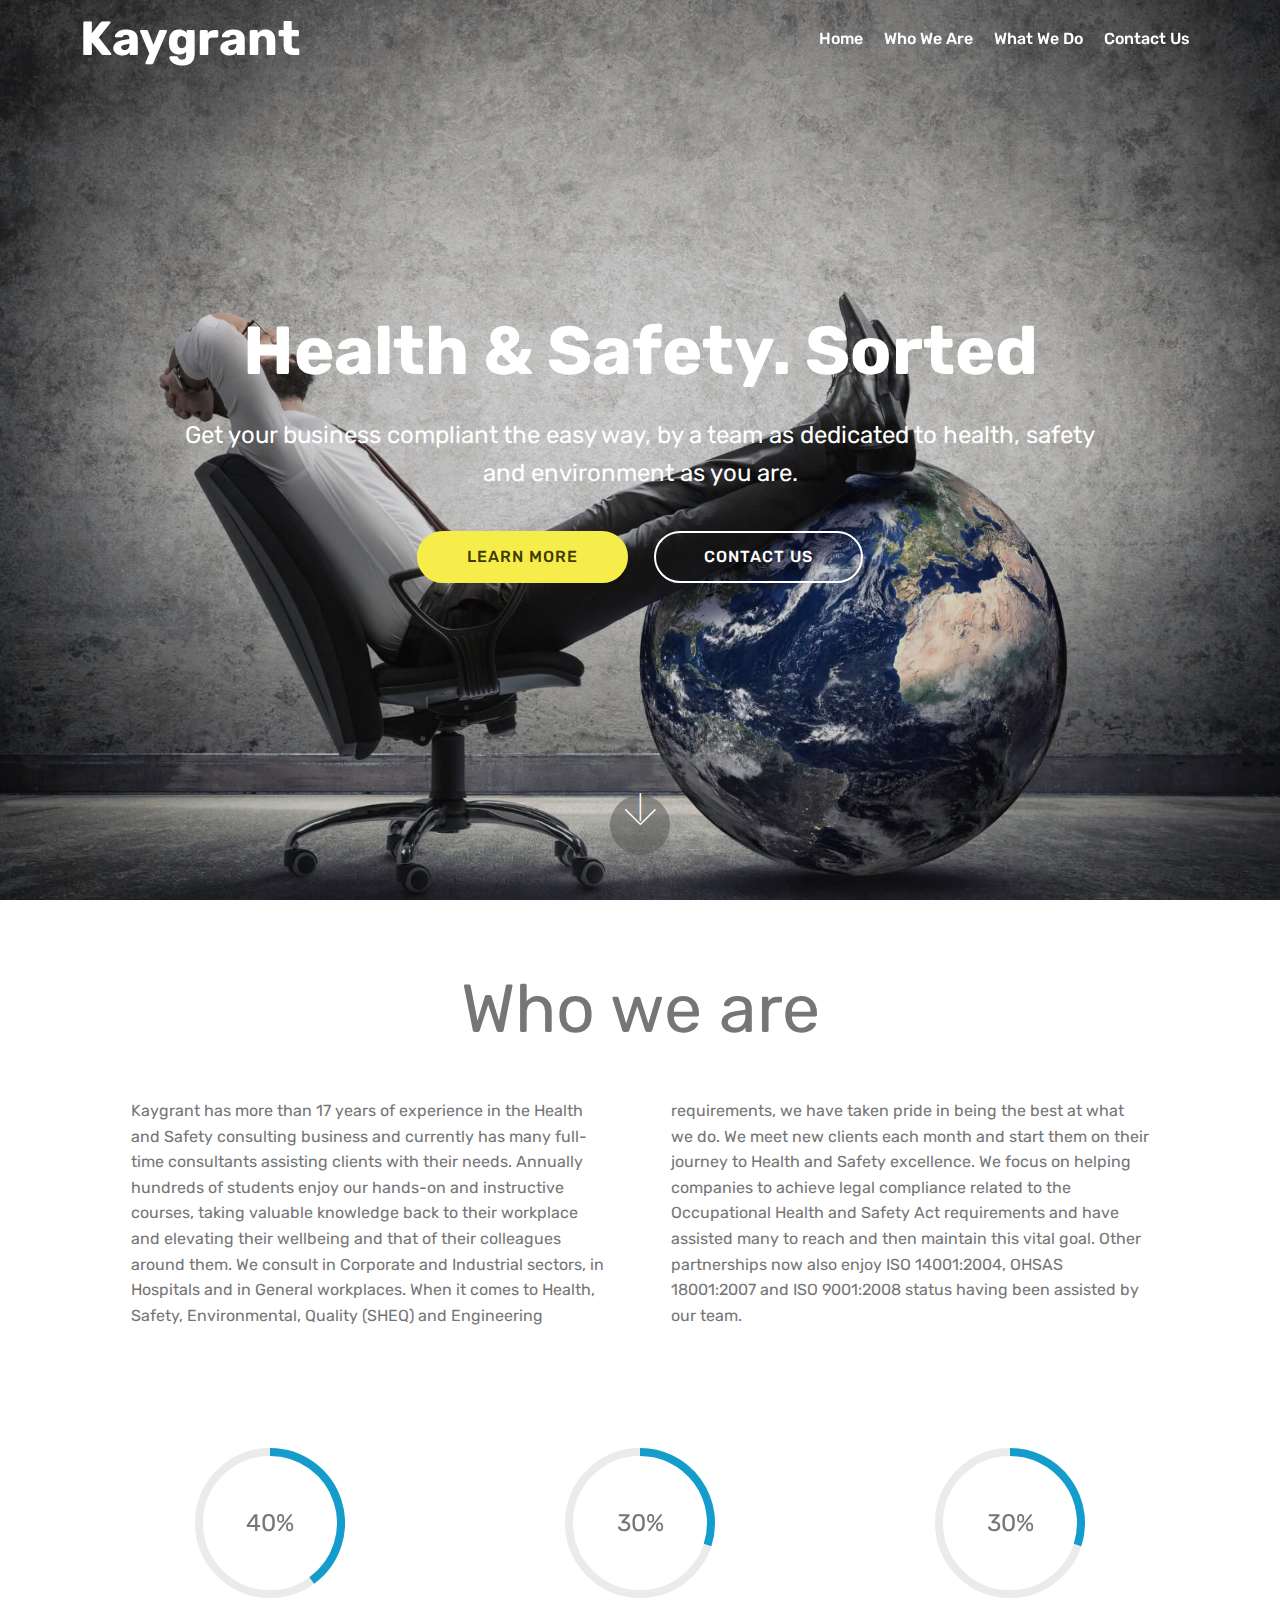
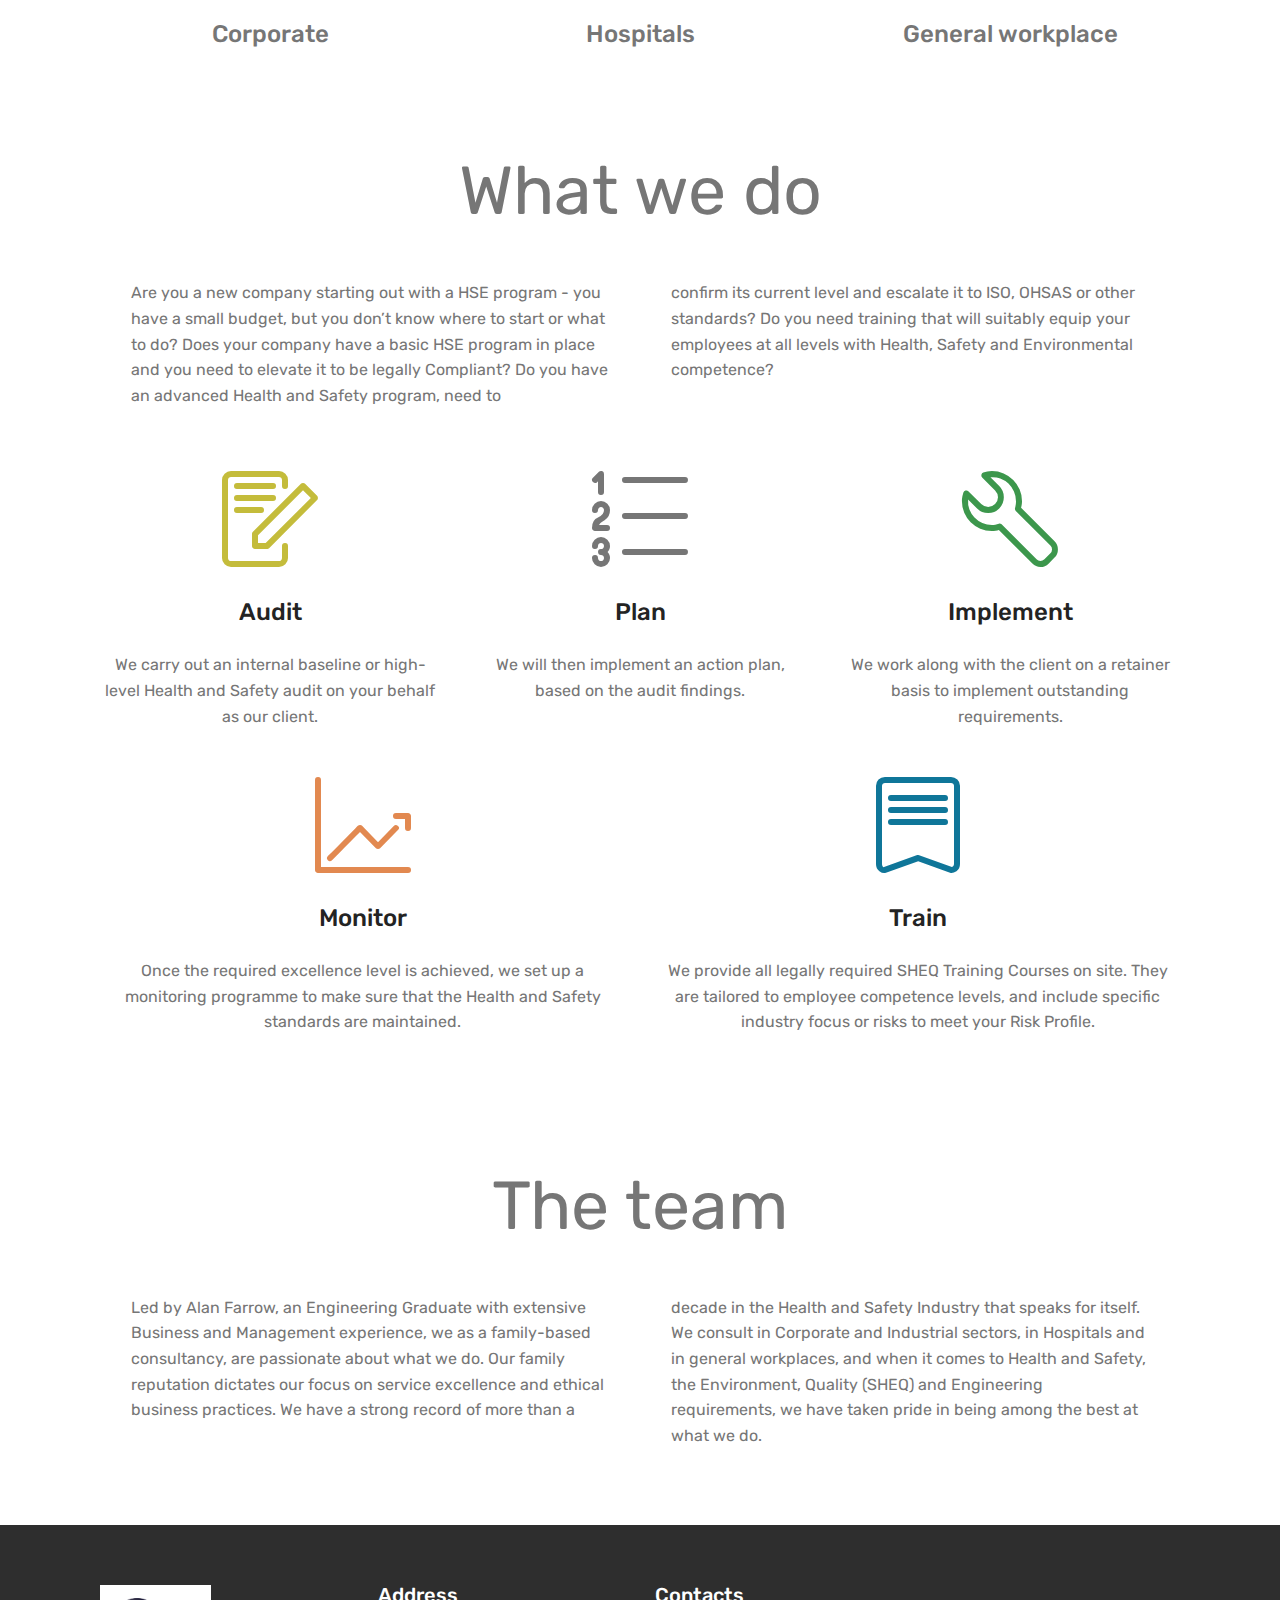
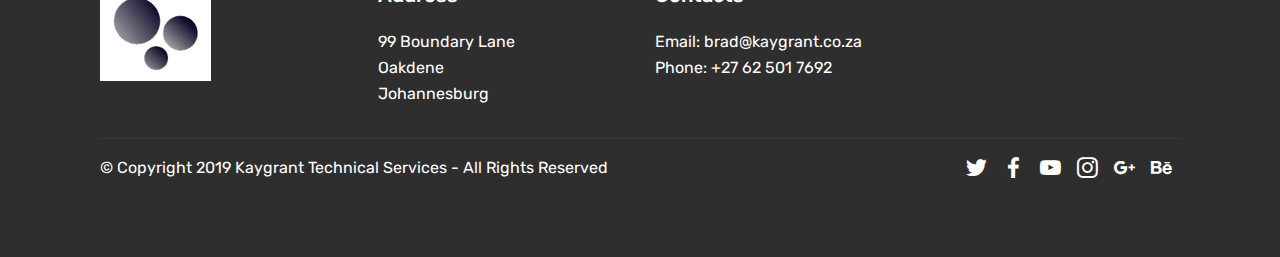
<file: index.html>
<!DOCTYPE html>
<html  >
<head>
  <!-- Site made with Mobirise Website Builder v4.10.2, https://mobirise.com -->
  <meta charset="UTF-8">
  <meta http-equiv="X-UA-Compatible" content="IE=edge">
  <meta name="generator" content="Mobirise v4.10.2, mobirise.com">
  <meta name="viewport" content="width=device-width, initial-scale=1, minimum-scale=1">
  <link rel="shortcut icon" href="assets/images/octagon-outline-512-128x128-1.png" type="image/x-icon">
  <meta name="description" content="">
  
  <title>Home</title>
  <link rel="stylesheet" href="assets/web/assets/mobirise-icons-bold/mobirise-icons-bold.css">
  <link rel="stylesheet" href="assets/web/assets/mobirise-icons/mobirise-icons.css">
  <link rel="stylesheet" href="assets/tether/tether.min.css">
  <link rel="stylesheet" href="assets/bootstrap/css/bootstrap.min.css">
  <link rel="stylesheet" href="assets/bootstrap/css/bootstrap-grid.min.css">
  <link rel="stylesheet" href="assets/bootstrap/css/bootstrap-reboot.min.css">
  <link rel="stylesheet" href="assets/socicon/css/styles.css">
  <link rel="stylesheet" href="assets/as-pie-progress/css/progress.min.css">
  <link rel="stylesheet" href="assets/dropdown/css/style.css">
  <link rel="stylesheet" href="assets/theme/css/style.css">
  <link rel="stylesheet" href="assets/mobirise/css/mbr-additional.css" type="text/css">
  
  
  
</head>
<body>
  <section class="menu cid-rmQWTmQFTX" once="menu" id="menu1-1">

    

    <nav class="navbar navbar-expand beta-menu navbar-dropdown align-items-center navbar-fixed-top navbar-toggleable-sm bg-color transparent">
        <button class="navbar-toggler navbar-toggler-right" type="button" data-toggle="collapse" data-target="#navbarSupportedContent" aria-controls="navbarSupportedContent" aria-expanded="false" aria-label="Toggle navigation">
            <div class="hamburger">
                <span></span>
                <span></span>
                <span></span>
                <span></span>
            </div>
        </button>
        <div class="menu-logo">
            <div class="navbar-brand">
                
                <span class="navbar-caption-wrap"><a class="navbar-caption text-white display-2" href="index.html">
                        Kaygrant</a></span>
            </div>
        </div>
        <div class="collapse navbar-collapse" id="navbarSupportedContent">
            <ul class="navbar-nav nav-dropdown nav-right" data-app-modern-menu="true"><li class="nav-item">
                    <a class="nav-link link text-white display-4" href="#top">
                        
                        Home</a>
                </li>
                <li class="nav-item">
                    <a class="nav-link link text-white display-4" href="index.html#content5-i">Who We Are</a>
                </li><li class="nav-item"><a class="nav-link link text-white display-4" href="index.html#content5-j">What We Do<br></a></li><li class="nav-item"><a class="nav-link link text-white display-4" href="index.html#form1-y">Contact Us<br></a></li></ul>
            
        </div>
    </nav>
</section>

<section class="engine"><a href="https://mobirise.info/u">bootstrap website templates</a></section><section class="cid-rmQWM86xgF mbr-fullscreen" id="header2-0">

    

    <div class="mbr-overlay" style="opacity: 0.2; background-color: rgb(35, 35, 35);"></div>

    <div class="container align-center">
        <div class="row justify-content-md-center">
            <div class="mbr-white col-md-10">
                <h1 class="mbr-section-title mbr-bold pb-3 mbr-fonts-style display-1">Health &amp; Safety. Sorted</h1>
                
                <p class="mbr-text pb-3 mbr-fonts-style display-5">
                    Get your business compliant the easy way, by a team as dedicated to health, safety and environment as you are.<br>
                </p>
                <div class="mbr-section-btn"><a class="btn btn-md btn-success display-4" href="index.html#content5-i">LEARN MORE</a>
                    <a class="btn btn-md btn-white-outline display-4" href="index.html#form1-y">CONTACT US</a></div>
            </div>
        </div>
    </div>
    <div class="mbr-arrow hidden-sm-down" aria-hidden="true">
        <a href="#next">
            <i class="mbri-down mbr-iconfont"></i>
        </a>
    </div>
</section>

<section class="mbr-section content5 cid-rmR8CtFxsX" id="content5-i">

    

    

    <div class="container">
        <div class="media-container-row">
            <div class="title col-12 col-md-8">
                <h2 class="align-center mbr-bold mbr-white pb-3 mbr-fonts-style display-1"><span style="font-weight: normal;">Who we are</span></h2>
                
                
                
            </div>
        </div>
    </div>
</section>

<section class="mbr-section article content14 cid-rmR8790KwG" id="content14-f">
      
     

    <div class="container">
        <div class="media-container-row">
            <div class="row col-12 col-md-12">
                <div class="col-12 mbr-text mbr-fonts-style col-md-6 display-7">
                     <p class="p-3">Kaygrant has more than 17 years of experience in the Health and Safety consulting business and currently has many full-time consultants assisting clients with their needs. Annually hundreds of students enjoy our hands-on and instructive courses, taking valuable knowledge back to their workplace and elevating their wellbeing and that of their colleagues around them. We consult in Corporate and Industrial sectors, in Hospitals and in General workplaces. When it comes to Health, Safety, Environmental, Quality (SHEQ) and Engineering&nbsp;</p>
                </div>
                <div class="col-12 mbr-text mbr-fonts-style display-7 col-md-6">
                     <p class="p-3">requirements, we have taken pride in being the best at what we do. We meet new clients each month and start them on their journey to Health and Safety excellence. We focus on helping companies to achieve legal compliance related to the Occupational Health and Safety Act requirements and have assisted many to reach and then maintain this vital goal. Other partnerships now also enjoy ISO 14001:2004, OHSAS 18001:2007 and ISO 9001:2008 status having been assisted by our team.</p>
                </div>
                
            </div>
        </div>
    </div>
</section>

<section class="progress-bars3 cid-rmR3UX0Gxr" id="progress-bars3-9">
 
     

    
    
    <div class="container">
        <h2 class="mbr-section-title pb-3 align-center mbr-fonts-style display-7"></h2>

        
    
        <div class="media-container-row pt-5 mt-2">
            <div class="card p-3 align-center">
                <div class="wrap">
                    <div class="pie_progress progress1" role="progressbar" data-goal="40">
                        <p class="pie_progress__number mbr-fonts-style display-5">40%</p>
                    </div>
                </div> 
                <div class="mbr-crt-title pt-3">
                    <h4 class="card-title py-2 mbr-fonts-style display-5">Corporate</h4>
                </div>                 
            </div>

            <div class="card p-3 align-center">
                <div class="wrap">
                    <div class="pie_progress progress2" role="progressbar" data-goal="30">
                        <p class="pie_progress__number mbr-fonts-style display-5">30%</p>
                    </div>
                </div> 
                <div class="mbr-crt-title pt-3">
                    <h4 class="card-title py-2 mbr-fonts-style display-5">
                        Hospitals
                    </h4>
                </div>                 
            </div>

            <div class="card p-3 align-center">
                <div class="wrap">
                    <div class="pie_progress progress3" role="progressbar" data-goal="30">
                        <p class="pie_progress__number mbr-fonts-style display-5">30%</p>
                    </div>
                </div> 
                <div class="mbr-crt-title pt-3">
                    <h4 class="card-title py-2 mbr-fonts-style display-5">General workplace</h4>
                </div>                 
            </div>

            

            

            
        </div>
</div></section>

<section class="mbr-section content5 cid-rmRaTS8B7l" id="content5-j">

    

    

    <div class="container">
        <div class="media-container-row">
            <div class="title col-12 col-md-8">
                <h2 class="align-center mbr-bold mbr-white pb-3 mbr-fonts-style display-1"><span style="font-weight: normal;">What we do</span></h2>
                
                
                
            </div>
        </div>
    </div>
</section>

<section class="mbr-section article content14 cid-rmRaUv7GRg" id="content14-k">
      
     

    <div class="container">
        <div class="media-container-row">
            <div class="row col-12 col-md-12">
                <div class="col-12 mbr-text mbr-fonts-style col-md-6 display-7">
                     <p class="p-3">Are you a new company starting out with a HSE program - you have a small budget, but you don’t know where to start or what to do? Does your company have a basic HSE program in place and you need to elevate it to be legally Compliant? Do you have an advanced Health and Safety program, need to&nbsp;</p>
                </div>
                <div class="col-12 mbr-text mbr-fonts-style display-7 col-md-6">
                     <p class="p-3">confirm its current level and escalate it to ISO, OHSAS or other standards? Do you need training that will suitably equip your employees at all levels with Health, Safety and Environmental competence?</p>
                </div>
                
            </div>
        </div>
    </div>
</section>

<section class="features1 cid-rmRbQmGELo" id="features1-m">
    
    

    
    <div class="container">
        <div class="media-container-row">

            <div class="card p-3 col-12 col-md-6 col-lg-4">
                <div class="card-img pb-3">
                    <span class="mbr-iconfont mbrib-edit" style="color: rgb(196, 188, 59); fill: rgb(196, 188, 59);"></span>
                </div>
                <div class="card-box">
                    <h4 class="card-title py-3 mbr-fonts-style display-5">
                        Audit</h4>
                    <p class="mbr-text mbr-fonts-style display-7">
                        We carry out an internal baseline or high-level Health and Safety audit on your behalf as our client.
                    </p>
                </div>
            </div>

            <div class="card p-3 col-12 col-md-6 col-lg-4">
                <div class="card-img pb-3">
                    <span class="mbr-iconfont mbrib-numbered-list" style="color: rgb(118, 118, 118); fill: rgb(118, 118, 118);"></span>
                </div>
                <div class="card-box">
                    <h4 class="card-title py-3 mbr-fonts-style display-5">
                        Plan</h4>
                    <p class="mbr-text mbr-fonts-style display-7">
                        We will then implement an action plan, based on the audit findings.
                    </p>
                </div>
            </div>

            <div class="card p-3 col-12 col-md-6 col-lg-4">
                <div class="card-img pb-3">
                    <span class="mbr-iconfont mbrib-setting3" style="color: rgb(60, 151, 76); fill: rgb(60, 151, 76);"></span>
                </div>
                <div class="card-box">
                    <h4 class="card-title py-3 mbr-fonts-style display-5">
                        Implement</h4>
                    <p class="mbr-text mbr-fonts-style display-7">
                        We work along with the client on a retainer basis to implement outstanding requirements.
                    </p>
                </div>
            </div>

            

        </div>

    </div>

</section>

<section class="features1 cid-rmRcrfMl8t" id="features1-n">
    
    

    
    <div class="container">
        <div class="media-container-row">

            <div class="card p-3 col-12 col-md-6">
                <div class="card-img pb-3">
                    <span class="mbr-iconfont mbrib-growing-chart" style="color: rgb(226, 137, 80); fill: rgb(226, 137, 80);"></span>
                </div>
                <div class="card-box">
                    <h4 class="card-title py-3 mbr-fonts-style display-5">
                        Monitor</h4>
                    <p class="mbr-text mbr-fonts-style display-7">
                        Once the required excellence level is achieved, we set up a monitoring programme to make sure that the Health and Safety standards are maintained.
                    </p>
                </div>
            </div>

            <div class="card p-3 col-12 col-md-6">
                <div class="card-img pb-3">
                    <span class="mbr-iconfont mbrib-bookmark" style="color: rgb(15, 118, 153); fill: rgb(15, 118, 153);"></span>
                </div>
                <div class="card-box">
                    <h4 class="card-title py-3 mbr-fonts-style display-5">
                        Train</h4>
                    <p class="mbr-text mbr-fonts-style display-7">
                        We provide all legally required SHEQ Training Courses on site. They are tailored to employee competence levels, and include specific industry focus or risks to meet your Risk Profile.
                    </p>
                </div>
            </div>

            

            

        </div>

    </div>

</section>

<section class="mbr-section content5 cid-rmRleDt1Vx" id="content5-s">

    

    

    <div class="container">
        <div class="media-container-row">
            <div class="title col-12 col-md-8">
                <h2 class="align-center mbr-bold mbr-white pb-3 mbr-fonts-style display-1"><span style="font-weight: normal;">The team</span></h2>
                
                
                
            </div>
        </div>
    </div>
</section>

<section class="mbr-section article content14 cid-rmRlgPnnnD" id="content14-t">
      
     

    <div class="container">
        <div class="media-container-row">
            <div class="row col-12 col-md-12">
                <div class="col-12 mbr-text mbr-fonts-style col-md-6 display-7">
                     <p class="p-3">Led by Alan Farrow, an Engineering Graduate with extensive Business and Management experience, we as a family-based consultancy, are passionate about what we do. Our family reputation dictates our focus on service excellence and ethical business practices. We have a strong record of more than a&nbsp;</p>
                </div>
                <div class="col-12 mbr-text mbr-fonts-style display-7 col-md-6">
                     <p class="p-3">decade in the Health and Safety Industry that speaks for itself. We consult in Corporate and Industrial sectors, in Hospitals and in general workplaces, and when it comes to Health and Safety, the Environment, Quality (SHEQ) and Engineering requirements, we have taken pride in being among the best at what we do.</p>
                </div>
                
            </div>
        </div>
    </div>
</section>

<section class="cid-rmRrKEk7na" id="footer1-10">

    

    

    <div class="container">
        <div class="media-container-row content text-white">
            <div class="col-12 col-md-3">
                <div class="media-wrap">
                    
                        <a href="index.html"><img src="assets/images/logo-290x251.png" alt="Logo" title="Logo"></a>
                    
                </div>
            </div>
            <div class="col-12 col-md-3 mbr-fonts-style display-7">
                <h5 class="pb-3">
                    Address
                </h5>
                <p class="mbr-text">99 Boundary Lane<br>Oakdene<br>Johannesburg&nbsp;</p>
            </div>
            <div class="col-12 col-md-3 mbr-fonts-style display-7">
                <h5 class="pb-3">
                    Contacts
                </h5>
                <p class="mbr-text">
                    Email: brad@kaygrant.co.za
                    <br>Phone: +27 62 501 7692&nbsp;</p>
            </div>
            <div class="col-12 col-md-3 mbr-fonts-style display-7">
                <h5 class="pb-3"></h5>
                <p class="mbr-text"></p>
            </div>
        </div>
        <div class="footer-lower">
            <div class="media-container-row">
                <div class="col-sm-12">
                    <hr>
                </div>
            </div>
            <div class="media-container-row mbr-white">
                <div class="col-sm-6 copyright">
                    <p class="mbr-text mbr-fonts-style display-7">
                        © Copyright 2019 Kaygrant Technical Services - All Rights Reserved
                    </p>
                </div>
                <div class="col-md-6">
                    <div class="social-list align-right">
                        <div class="soc-item">
                            
                                <span class="mbr-iconfont mbr-iconfont-social socicon-twitter socicon"></span>
                            
                        </div>
                        <div class="soc-item">
                            
                                <span class="mbr-iconfont mbr-iconfont-social socicon-facebook socicon"></span>
                            
                        </div>
                        <div class="soc-item">
                            
                                <span class="mbr-iconfont mbr-iconfont-social socicon-youtube socicon"></span>
                            
                        </div>
                        <div class="soc-item">
                            
                                <span class="mbr-iconfont mbr-iconfont-social socicon-instagram socicon"></span>
                            
                        </div>
                        <div class="soc-item">
                            
                                <span class="mbr-iconfont mbr-iconfont-social socicon-googleplus socicon"></span>
                            
                        </div>
                        <div class="soc-item">
                            
                                <span class="mbr-iconfont mbr-iconfont-social socicon-behance socicon"></span>
                            
                        </div>
                    </div>
                </div>
            </div>
        </div>
    </div>
</section>


  <script src="assets/web/assets/jquery/jquery.min.js"></script>
  <script src="assets/popper/popper.min.js"></script>
  <script src="assets/tether/tether.min.js"></script>
  <script src="assets/bootstrap/js/bootstrap.min.js"></script>
  <script src="assets/touchswipe/jquery.touch-swipe.min.js"></script>
  <script src="assets/as-pie-progress/jquery-as-pie-progress.min.js"></script>
  <script src="assets/smoothscroll/smooth-scroll.js"></script>
  <script src="assets/dropdown/js/script.min.js"></script>
  <script src="assets/theme/js/script.js"></script>
  
  
</body>
</html>
</file>
<file: assets/web/assets/mobirise-icons-bold/mobirise-icons-bold.css>
@font-face {
  font-family: 'mobirise-icons-bold';
  src:  url('mobirise-icons-bold.eot?m1l4yr');
  src:  url('mobirise-icons-bold.eot?m1l4yr#iefix') format('embedded-opentype'),
    url('mobirise-icons-bold.ttf?m1l4yr') format('truetype'),
    url('mobirise-icons-bold.woff?m1l4yr') format('woff'),
    url('mobirise-icons-bold.svg?m1l4yr#mobirise-icons-bold') format('svg');
  font-weight: normal;
  font-style: normal;
}

[class^="mbrib-"], [class*="mbrib-"] {
  /* use !important to prevent issues with browser extensions that change fonts */
  font-family: 'mobirise-icons-bold' !important;
  speak: none;
  font-style: normal;
  font-weight: normal;
  font-variant: normal;
  text-transform: none;
  line-height: 1;

  /* Better Font Rendering =========== */
  -webkit-font-smoothing: antialiased;
  -moz-osx-font-smoothing: grayscale;
}

.mbrib-add-submenu:before {
  content: "\e900";
}
.mbrib-alert:before {
  content: "\e901";
}
.mbrib-align-center:before {
  content: "\e902";
}
.mbrib-align-justify:before {
  content: "\e903";
}
.mbrib-align-left:before {
  content: "\e904";
}
.mbrib-align-right:before {
  content: "\e905";
}
.mbrib-android:before {
  content: "\e906";
}
.mbrib-apple:before {
  content: "\e907";
}
.mbrib-arrow-down:before {
  content: "\e908";
}
.mbrib-arrow-next:before {
  content: "\e909";
}
.mbrib-arrow-prev:before {
  content: "\e90a";
}
.mbrib-arrow-up:before {
  content: "\e90b";
}
.mbrib-bold:before {
  content: "\e90c";
}
.mbrib-bookmark:before {
  content: "\e90d";
}
.mbrib-bootstrap:before {
  content: "\e90e";
}
.mbrib-briefcase:before {
  content: "\e90f";
}
.mbrib-browse:before {
  content: "\e910";
}
.mbrib-bulleted-list:before {
  content: "\e911";
}
.mbrib-calendar:before {
  content: "\e912";
}
.mbrib-camera:before {
  content: "\e913";
}
.mbrib-cart-add:before {
  content: "\e914";
}
.mbrib-cart-full:before {
  content: "\e915";
}
.mbrib-cash:before {
  content: "\e916";
}
.mbrib-change-style:before {
  content: "\e917";
}
.mbrib-chat:before {
  content: "\e918";
}
.mbrib-clock:before {
  content: "\e919";
}
.mbrib-close:before {
  content: "\e91a";
}
.mbrib-cloud:before {
  content: "\e91b";
}
.mbrib-code:before {
  content: "\e91c";
}
.mbrib-contact-form:before {
  content: "\e91d";
}
.mbrib-credit-card:before {
  content: "\e91e";
}
.mbrib-cursor-click:before {
  content: "\e91f";
}
.mbrib-cust-feedback:before {
  content: "\e920";
}
.mbrib-database:before {
  content: "\e921";
}
.mbrib-delivery:before {
  content: "\e922";
}
.mbrib-desktop:before {
  content: "\e923";
}
.mbrib-devices:before {
  content: "\e924";
}
.mbrib-down:before {
  content: "\e925";
}
.mbrib-download:before {
  content: "\e926";
}
.mbrib-drag-n-drop:before {
  content: "\e927";
}
.mbrib-drag-n-drop2:before {
  content: "\e928";
}
.mbrib-edit:before {
  content: "\e929";
}
.mbrib-edit2:before {
  content: "\e92a";
}
.mbrib-error:before {
  content: "\e92b";
}
.mbrib-extension:before {
  content: "\e92c";
}
.mbrib-features:before {
  content: "\e92d";
}
.mbrib-file:before {
  content: "\e92e";
}
.mbrib-flag:before {
  content: "\e92f";
}
.mbrib-folder:before {
  content: "\e930";
}
.mbrib-gift:before {
  content: "\e931";
}
.mbrib-github:before {
  content: "\e932";
}
.mbrib-globe-2:before {
  content: "\e933";
}
.mbrib-globe:before {
  content: "\e934";
}
.mbrib-growing-chart:before {
  content: "\e935";
}
.mbrib-hearth:before {
  content: "\e936";
}
.mbrib-help:before {
  content: "\e937";
}
.mbrib-home:before {
  content: "\e938";
}
.mbrib-hot-cup:before {
  content: "\e939";
}
.mbrib-idea:before {
  content: "\e93a";
}
.mbrib-image-gallery:before {
  content: "\e93b";
}
.mbrib-image-slider:before {
  content: "\e93c";
}
.mbrib-info:before {
  content: "\e93d";
}
.mbrib-italic:before {
  content: "\e93e";
}
.mbrib-key:before {
  content: "\e93f";
}
.mbrib-laptop:before {
  content: "\e940";
}
.mbrib-layers:before {
  content: "\e941";
}
.mbrib-left-right:before {
  content: "\e942";
}
.mbrib-left:before {
  content: "\e943";
}
.mbrib-letter:before {
  content: "\e944";
}
.mbrib-like:before {
  content: "\e945";
}
.mbrib-link:before {
  content: "\e946";
}
.mbrib-lock:before {
  content: "\e947";
}
.mbrib-login:before {
  content: "\e948";
}
.mbrib-logout:before {
  content: "\e949";
}
.mbrib-magic-stick:before {
  content: "\e94a";
}
.mbrib-map-pin:before {
  content: "\e94b";
}
.mbrib-menu:before {
  content: "\e94c";
}
.mbrib-mobile:before {
  content: "\e94d";
}
.mbrib-mobile2:before {
  content: "\e94e";
}
.mbrib-mobirise:before {
  content: "\e94f";
}
.mbrib-more-horizontal:before {
  content: "\e950";
}
.mbrib-more-vertical:before {
  content: "\e951";
}
.mbrib-music:before {
  content: "\e952";
}
.mbrib-new-file:before {
  content: "\e953";
}
.mbrib-numbered-list:before {
  content: "\e954";
}
.mbrib-opened-folder:before {
  content: "\e955";
}
.mbrib-pages:before {
  content: "\e956";
}
.mbrib-paper-plane:before {
  content: "\e957";
}
.mbrib-paperclip:before {
  content: "\e958";
}
.mbrib-photo:before {
  content: "\e959";
}
.mbrib-photos:before {
  content: "\e95a";
}
.mbrib-pin:before {
  content: "\e95b";
}
.mbrib-play:before {
  content: "\e95c";
}
.mbrib-plus:before {
  content: "\e95d";
}
.mbrib-preview:before {
  content: "\e95e";
}
.mbrib-print:before {
  content: "\e95f";
}
.mbrib-protect:before {
  content: "\e960";
}
.mbrib-question:before {
  content: "\e961";
}
.mbrib-quote-left:before {
  content: "\e962";
}
.mbrib-quote-right:before {
  content: "\e963";
}
.mbrib-redo:before {
  content: "\e964";
}
.mbrib-refresh:before {
  content: "\e965";
}
.mbrib-responsive:before {
  content: "\e966";
}
.mbrib-right:before {
  content: "\e967";
}
.mbrib-rocket:before {
  content: "\e968";
}
.mbrib-sad-face:before {
  content: "\e969";
}
.mbrib-sale:before {
  content: "\e96a";
}
.mbrib-save:before {
  content: "\e96b";
}
.mbrib-search:before {
  content: "\e96c";
}
.mbrib-setting:before {
  content: "\e96d";
}
.mbrib-setting2:before {
  content: "\e96e";
}
.mbrib-setting3:before {
  content: "\e96f";
}
.mbrib-share:before {
  content: "\e970";
}
.mbrib-shopping-bag:before {
  content: "\e971";
}
.mbrib-shopping-basket:before {
  content: "\e972";
}
.mbrib-shopping-cart:before {
  content: "\e973";
}
.mbrib-sites:before {
  content: "\e974";
}
.mbrib-smile-face:before {
  content: "\e975";
}
.mbrib-speed:before {
  content: "\e976";
}
.mbrib-star:before {
  content: "\e977";
}
.mbrib-success:before {
  content: "\e978";
}
.mbrib-sun:before {
  content: "\e979";
}
.mbrib-sun2:before {
  content: "\e97a";
}
.mbrib-tablet-vertical:before {
  content: "\e97b";
}
.mbrib-tablet:before {
  content: "\e97c";
}
.mbrib-target:before {
  content: "\e97d";
}
.mbrib-timer:before {
  content: "\e97e";
}
.mbrib-to-ftp:before {
  content: "\e97f";
}
.mbrib-to-local-drive:before {
  content: "\e980";
}
.mbrib-touch-swipe:before {
  content: "\e981";
}
.mbrib-touch:before {
  content: "\e982";
}
.mbrib-trash:before {
  content: "\e983";
}
.mbrib-underline:before {
  content: "\e984";
}
.mbrib-undo:before {
  content: "\e985";
}
.mbrib-unlink:before {
  content: "\e986";
}
.mbrib-unlock:before {
  content: "\e987";
}
.mbrib-up-down:before {
  content: "\e988";
}
.mbrib-up:before {
  content: "\e989";
}
.mbrib-update:before {
  content: "\e98a";
}
.mbrib-upload:before {
  content: "\e98b";
}
.mbrib-user:before {
  content: "\e98c";
}
.mbrib-user2:before {
  content: "\e98d";
}
.mbrib-users:before {
  content: "\e98e";
}
.mbrib-video-play:before {
  content: "\e98f";
}
.mbrib-video:before {
  content: "\e990";
}
.mbrib-watch:before {
  content: "\e991";
}
.mbrib-website-theme:before {
  content: "\e992";
}
.mbrib-wifi:before {
  content: "\e993";
}
.mbrib-windows:before {
  content: "\e994";
}
.mbrib-zoom-out:before {
  content: "\e995";
}
</file>
<file: assets/web/assets/mobirise-icons/mobirise-icons.css>
@font-face {
  font-family: 'MobiriseIcons';
  src:  url('mobirise-icons.eot?spat4u');
  src:  url('mobirise-icons.eot?spat4u#iefix') format('embedded-opentype'),
    url('mobirise-icons.ttf?spat4u') format('truetype'),
    url('mobirise-icons.woff?spat4u') format('woff'),
    url('mobirise-icons.svg?spat4u#MobiriseIcons') format('svg');
  font-weight: normal;
  font-style: normal;
}

[class^="mbri-"], [class*=" mbri-"] {
  /* use !important to prevent issues with browser extensions that change fonts */
  font-family: MobiriseIcons !important;
  speak: none;
  font-style: normal;
  font-weight: normal;
  font-variant: normal;
  text-transform: none;
  line-height: 1;

  /* Better Font Rendering =========== */
  -webkit-font-smoothing: antialiased;
  -moz-osx-font-smoothing: grayscale;
}

.mbri-add-submenu:before {
  content: "\e900";
}
.mbri-alert:before {
  content: "\e901";
}
.mbri-align-center:before {
  content: "\e902";
}
.mbri-align-justify:before {
  content: "\e903";
}
.mbri-align-left:before {
  content: "\e904";
}
.mbri-align-right:before {
  content: "\e905";
}
.mbri-android:before {
  content: "\e906";
}
.mbri-apple:before {
  content: "\e907";
}
.mbri-arrow-down:before {
  content: "\e908";
}
.mbri-arrow-next:before {
  content: "\e909";
}
.mbri-arrow-prev:before {
  content: "\e90a";
}
.mbri-arrow-up:before {
  content: "\e90b";
}
.mbri-bold:before {
  content: "\e90c";
}
.mbri-bookmark:before {
  content: "\e90d";
}
.mbri-bootstrap:before {
  content: "\e90e";
}
.mbri-briefcase:before {
  content: "\e90f";
}
.mbri-browse:before {
  content: "\e910";
}
.mbri-bulleted-list:before {
  content: "\e911";
}
.mbri-calendar:before {
  content: "\e912";
}
.mbri-camera:before {
  content: "\e913";
}
.mbri-cart-add:before {
  content: "\e914";
}
.mbri-cart-full:before {
  content: "\e915";
}
.mbri-cash:before {
  content: "\e916";
}
.mbri-change-style:before {
  content: "\e917";
}
.mbri-chat:before {
  content: "\e918";
}
.mbri-clock:before {
  content: "\e919";
}
.mbri-close:before {
  content: "\e91a";
}
.mbri-cloud:before {
  content: "\e91b";
}
.mbri-code:before {
  content: "\e91c";
}
.mbri-contact-form:before {
  content: "\e91d";
}
.mbri-credit-card:before {
  content: "\e91e";
}
.mbri-cursor-click:before {
  content: "\e91f";
}
.mbri-cust-feedback:before {
  content: "\e920";
}
.mbri-database:before {
  content: "\e921";
}
.mbri-delivery:before {
  content: "\e922";
}
.mbri-desktop:before {
  content: "\e923";
}
.mbri-devices:before {
  content: "\e924";
}
.mbri-down:before {
  content: "\e925";
}
.mbri-download:before {
  content: "\e989";
}
.mbri-drag-n-drop:before {
  content: "\e927";
}
.mbri-drag-n-drop2:before {
  content: "\e928";
}
.mbri-edit:before {
  content: "\e929";
}
.mbri-edit2:before {
  content: "\e92a";
}
.mbri-error:before {
  content: "\e92b";
}
.mbri-extension:before {
  content: "\e92c";
}
.mbri-features:before {
  content: "\e92d";
}
.mbri-file:before {
  content: "\e92e";
}
.mbri-flag:before {
  content: "\e92f";
}
.mbri-folder:before {
  content: "\e930";
}
.mbri-gift:before {
  content: "\e931";
}
.mbri-github:before {
  content: "\e932";
}
.mbri-globe:before {
  content: "\e933";
}
.mbri-globe-2:before {
  content: "\e934";
}
.mbri-growing-chart:before {
  content: "\e935";
}
.mbri-hearth:before {
  content: "\e936";
}
.mbri-help:before {
  content: "\e937";
}
.mbri-home:before {
  content: "\e938";
}
.mbri-hot-cup:before {
  content: "\e939";
}
.mbri-idea:before {
  content: "\e93a";
}
.mbri-image-gallery:before {
  content: "\e93b";
}
.mbri-image-slider:before {
  content: "\e93c";
}
.mbri-info:before {
  content: "\e93d";
}
.mbri-italic:before {
  content: "\e93e";
}
.mbri-key:before {
  content: "\e93f";
}
.mbri-laptop:before {
  content: "\e940";
}
.mbri-layers:before {
  content: "\e941";
}
.mbri-left-right:before {
  content: "\e942";
}
.mbri-left:before {
  content: "\e943";
}
.mbri-letter:before {
  content: "\e944";
}
.mbri-like:before {
  content: "\e945";
}
.mbri-link:before {
  content: "\e946";
}
.mbri-lock:before {
  content: "\e947";
}
.mbri-login:before {
  content: "\e948";
}
.mbri-logout:before {
  content: "\e949";
}
.mbri-magic-stick:before {
  content: "\e94a";
}
.mbri-map-pin:before {
  content: "\e94b";
}
.mbri-menu:before {
  content: "\e94c";
}
.mbri-mobile:before {
  content: "\e94d";
}
.mbri-mobile2:before {
  content: "\e94e";
}
.mbri-mobirise:before {
  content: "\e94f";
}
.mbri-more-horizontal:before {
  content: "\e950";
}
.mbri-more-vertical:before {
  content: "\e951";
}
.mbri-music:before {
  content: "\e952";
}
.mbri-new-file:before {
  content: "\e953";
}
.mbri-numbered-list:before {
  content: "\e954";
}
.mbri-opened-folder:before {
  content: "\e955";
}
.mbri-pages:before {
  content: "\e956";
}
.mbri-paper-plane:before {
  content: "\e957";
}
.mbri-paperclip:before {
  content: "\e958";
}
.mbri-photo:before {
  content: "\e959";
}
.mbri-photos:before {
  content: "\e95a";
}
.mbri-pin:before {
  content: "\e95b";
}
.mbri-play:before {
  content: "\e95c";
}
.mbri-plus:before {
  content: "\e95d";
}
.mbri-preview:before {
  content: "\e95e";
}
.mbri-print:before {
  content: "\e95f";
}
.mbri-protect:before {
  content: "\e960";
}
.mbri-question:before {
  content: "\e961";
}
.mbri-quote-left:before {
  content: "\e962";
}
.mbri-quote-right:before {
  content: "\e963";
}
.mbri-refresh:before {
  content: "\e964";
}
.mbri-responsive:before {
  content: "\e965";
}
.mbri-right:before {
  content: "\e966";
}
.mbri-rocket:before {
  content: "\e967";
}
.mbri-sad-face:before {
  content: "\e968";
}
.mbri-sale:before {
  content: "\e969";
}
.mbri-save:before {
  content: "\e96a";
}
.mbri-search:before {
  content: "\e96b";
}
.mbri-setting:before {
  content: "\e96c";
}
.mbri-setting2:before {
  content: "\e96d";
}
.mbri-setting3:before {
  content: "\e96e";
}
.mbri-share:before {
  content: "\e96f";
}
.mbri-shopping-bag:before {
  content: "\e970";
}
.mbri-shopping-basket:before {
  content: "\e971";
}
.mbri-shopping-cart:before {
  content: "\e972";
}
.mbri-sites:before {
  content: "\e973";
}
.mbri-smile-face:before {
  content: "\e974";
}
.mbri-speed:before {
  content: "\e975";
}
.mbri-star:before {
  content: "\e976";
}
.mbri-success:before {
  content: "\e977";
}
.mbri-sun:before {
  content: "\e978";
}
.mbri-sun2:before {
  content: "\e979";
}
.mbri-tablet:before {
  content: "\e97a";
}
.mbri-tablet-vertical:before {
  content: "\e97b";
}
.mbri-target:before {
  content: "\e97c";
}
.mbri-timer:before {
  content: "\e97d";
}
.mbri-to-ftp:before {
  content: "\e97e";
}
.mbri-to-local-drive:before {
  content: "\e97f";
}
.mbri-touch-swipe:before {
  content: "\e980";
}
.mbri-touch:before {
  content: "\e981";
}
.mbri-trash:before {
  content: "\e982";
}
.mbri-underline:before {
  content: "\e983";
}
.mbri-unlink:before {
  content: "\e984";
}
.mbri-unlock:before {
  content: "\e985";
}
.mbri-up-down:before {
  content: "\e986";
}
.mbri-up:before {
  content: "\e987";
}
.mbri-update:before {
  content: "\e988";
}
.mbri-upload:before {
 content: "\e926"; 
}
.mbri-user:before {
  content: "\e98a";
}
.mbri-user2:before {
  content: "\e98b";
}
.mbri-users:before {
  content: "\e98c";
}
.mbri-video:before {
  content: "\e98d";
}
.mbri-video-play:before {
  content: "\e98e";
}
.mbri-watch:before {
  content: "\e98f";
}
.mbri-website-theme:before {
  content: "\e990";
}
.mbri-wifi:before {
  content: "\e991";
}
.mbri-windows:before {
  content: "\e992";
}
.mbri-zoom-out:before {
  content: "\e993";
}
.mbri-redo:before {
  content: "\e994";
}
.mbri-undo:before {
  content: "\e995";
}
</file>
<file: assets/socicon/css/styles.css>
@charset "UTF-8";

@font-face {
  font-family: "socicon";
  src:url("../fonts/socicon.eot");
  src:url("../fonts/socicon.eot?#iefix") format("embedded-opentype"),
    url("../fonts/socicon.woff") format("woff"),
    url("../fonts/socicon.ttf") format("truetype"),
    url("../fonts/socicon.svg#socicon") format("svg");
  font-weight: normal;
  font-style: normal;

}

[data-icon]:before {
  font-family: "socicon" !important;
  content: attr(data-icon);
  font-style: normal !important;
  font-weight: normal !important;
  font-variant: normal !important;
  text-transform: none !important;
  speak: none;
  line-height: 1;
  -webkit-font-smoothing: antialiased;
  -moz-osx-font-smoothing: grayscale;
}

[class^="socicon-"]:before,
[class*=" socicon-"]:before {
  font-family: "socicon" !important;
  font-style: normal !important;
  font-weight: normal !important;
  font-variant: normal !important;
  text-transform: none !important;
  speak: none;
  line-height: 1;
  -webkit-font-smoothing: antialiased;
  -moz-osx-font-smoothing: grayscale;
}

.socicon-modelmayhem:before {
  content: "\e000";
}
.socicon-mixcloud:before {
  content: "\e001";
}
.socicon-drupal:before {
  content: "\e002";
}
.socicon-swarm:before {
  content: "\e003";
}
.socicon-istock:before {
  content: "\e004";
}
.socicon-yammer:before {
  content: "\e005";
}
.socicon-ello:before {
  content: "\e006";
}
.socicon-stackoverflow:before {
  content: "\e007";
}
.socicon-persona:before {
  content: "\e008";
}
.socicon-triplej:before {
  content: "\e009";
}
.socicon-houzz:before {
  content: "\e00a";
}
.socicon-rss:before {
  content: "\e00b";
}
.socicon-paypal:before {
  content: "\e00c";
}
.socicon-odnoklassniki:before {
  content: "\e00d";
}
.socicon-airbnb:before {
  content: "\e00e";
}
.socicon-periscope:before {
  content: "\e00f";
}
.socicon-outlook:before {
  content: "\e010";
}
.socicon-coderwall:before {
  content: "\e011";
}
.socicon-tripadvisor:before {
  content: "\e012";
}
.socicon-appnet:before {
  content: "\e013";
}
.socicon-goodreads:before {
  content: "\e014";
}
.socicon-tripit:before {
  content: "\e015";
}
.socicon-lanyrd:before {
  content: "\e016";
}
.socicon-slideshare:before {
  content: "\e017";
}
.socicon-buffer:before {
  content: "\e018";
}
.socicon-disqus:before {
  content: "\e019";
}
.socicon-vkontakte:before {
  content: "\e01a";
}
.socicon-whatsapp:before {
  content: "\e01b";
}
.socicon-patreon:before {
  content: "\e01c";
}
.socicon-storehouse:before {
  content: "\e01d";
}
.socicon-pocket:before {
  content: "\e01e";
}
.socicon-mail:before {
  content: "\e01f";
}
.socicon-blogger:before {
  content: "\e020";
}
.socicon-technorati:before {
  content: "\e021";
}
.socicon-reddit:before {
  content: "\e022";
}
.socicon-dribbble:before {
  content: "\e023";
}
.socicon-stumbleupon:before {
  content: "\e024";
}
.socicon-digg:before {
  content: "\e025";
}
.socicon-envato:before {
  content: "\e026";
}
.socicon-behance:before {
  content: "\e027";
}
.socicon-delicious:before {
  content: "\e028";
}
.socicon-deviantart:before {
  content: "\e029";
}
.socicon-forrst:before {
  content: "\e02a";
}
.socicon-play:before {
  content: "\e02b";
}
.socicon-zerply:before {
  content: "\e02c";
}
.socicon-wikipedia:before {
  content: "\e02d";
}
.socicon-apple:before {
  content: "\e02e";
}
.socicon-flattr:before {
  content: "\e02f";
}
.socicon-github:before {
  content: "\e030";
}
.socicon-renren:before {
  content: "\e031";
}
.socicon-friendfeed:before {
  content: "\e032";
}
.socicon-newsvine:before {
  content: "\e033";
}
.socicon-identica:before {
  content: "\e034";
}
.socicon-bebo:before {
  content: "\e035";
}
.socicon-zynga:before {
  content: "\e036";
}
.socicon-steam:before {
  content: "\e037";
}
.socicon-xbox:before {
  content: "\e038";
}
.socicon-windows:before {
  content: "\e039";
}
.socicon-qq:before {
  content: "\e03a";
}
.socicon-douban:before {
  content: "\e03b";
}
.socicon-meetup:before {
  content: "\e03c";
}
.socicon-playstation:before {
  content: "\e03d";
}
.socicon-android:before {
  content: "\e03e";
}
.socicon-snapchat:before {
  content: "\e03f";
}
.socicon-twitter:before {
  content: "\e040";
}
.socicon-facebook:before {
  content: "\e041";
}
.socicon-googleplus:before {
  content: "\e042";
}
.socicon-pinterest:before {
  content: "\e043";
}
.socicon-foursquare:before {
  content: "\e044";
}
.socicon-yahoo:before {
  content: "\e045";
}
.socicon-skype:before {
  content: "\e046";
}
.socicon-yelp:before {
  content: "\e047";
}
.socicon-feedburner:before {
  content: "\e048";
}
.socicon-linkedin:before {
  content: "\e049";
}
.socicon-viadeo:before {
  content: "\e04a";
}
.socicon-xing:before {
  content: "\e04b";
}
.socicon-myspace:before {
  content: "\e04c";
}
.socicon-soundcloud:before {
  content: "\e04d";
}
.socicon-spotify:before {
  content: "\e04e";
}
.socicon-grooveshark:before {
  content: "\e04f";
}
.socicon-lastfm:before {
  content: "\e050";
}
.socicon-youtube:before {
  content: "\e051";
}
.socicon-vimeo:before {
  content: "\e052";
}
.socicon-dailymotion:before {
  content: "\e053";
}
.socicon-vine:before {
  content: "\e054";
}
.socicon-flickr:before {
  content: "\e055";
}
.socicon-500px:before {
  content: "\e056";
}
.socicon-wordpress:before {
  content: "\e058";
}
.socicon-tumblr:before {
  content: "\e059";
}
.socicon-twitch:before {
  content: "\e05a";
}
.socicon-8tracks:before {
  content: "\e05b";
}
.socicon-amazon:before {
  content: "\e05c";
}
.socicon-icq:before {
  content: "\e05d";
}
.socicon-smugmug:before {
  content: "\e05e";
}
.socicon-ravelry:before {
  content: "\e05f";
}
.socicon-weibo:before {
  content: "\e060";
}
.socicon-baidu:before {
  content: "\e061";
}
.socicon-angellist:before {
  content: "\e062";
}
.socicon-ebay:before {
  content: "\e063";
}
.socicon-imdb:before {
  content: "\e064";
}
.socicon-stayfriends:before {
  content: "\e065";
}
.socicon-residentadvisor:before {
  content: "\e066";
}
.socicon-google:before {
  content: "\e067";
}
.socicon-yandex:before {
  content: "\e068";
}
.socicon-sharethis:before {
  content: "\e069";
}
.socicon-bandcamp:before {
  content: "\e06a";
}
.socicon-itunes:before {
  content: "\e06b";
}
.socicon-deezer:before {
  content: "\e06c";
}
.socicon-telegram:before {
  content: "\e06e";
}
.socicon-openid:before {
  content: "\e06f";
}
.socicon-amplement:before {
  content: "\e070";
}
.socicon-viber:before {
  content: "\e071";
}
.socicon-zomato:before {
  content: "\e072";
}
.socicon-draugiem:before {
  content: "\e074";
}
.socicon-endomodo:before {
  content: "\e075";
}
.socicon-filmweb:before {
  content: "\e076";
}
.socicon-stackexchange:before {
  content: "\e077";
}
.socicon-wykop:before {
  content: "\e078";
}
.socicon-teamspeak:before {
  content: "\e079";
}
.socicon-teamviewer:before {
  content: "\e07a";
}
.socicon-ventrilo:before {
  content: "\e07b";
}
.socicon-younow:before {
  content: "\e07c";
}
.socicon-raidcall:before {
  content: "\e07d";
}
.socicon-mumble:before {
  content: "\e07e";
}
.socicon-medium:before {
  content: "\e06d";
}
.socicon-bebee:before {
  content: "\e07f";
}
.socicon-hitbox:before {
  content: "\e080";
}
.socicon-reverbnation:before {
  content: "\e081";
}
.socicon-formulr:before {
  content: "\e082";
}
.socicon-instagram:before {
  content: "\e057";
}
.socicon-battlenet:before {
  content: "\e083";
}
.socicon-chrome:before {
  content: "\e084";
}
.socicon-discord:before {
  content: "\e086";
}
.socicon-issuu:before {
  content: "\e087";
}
.socicon-macos:before {
  content: "\e088";
}
.socicon-firefox:before {
  content: "\e089";
}
.socicon-opera:before {
  content: "\e08d";
}
.socicon-keybase:before {
  content: "\e090";
}
.socicon-alliance:before {
  content: "\e091";
}
.socicon-livejournal:before {
  content: "\e092";
}
.socicon-googlephotos:before {
  content: "\e093";
}
.socicon-horde:before {
  content: "\e094";
}
.socicon-etsy:before {
  content: "\e095";
}
.socicon-zapier:before {
  content: "\e096";
}
.socicon-google-scholar:before {
  content: "\e097";
}
.socicon-researchgate:before {
  content: "\e098";
}
.socicon-wechat:before {
  content: "\e099";
}
.socicon-strava:before {
  content: "\e09a";
}
.socicon-line:before {
  content: "\e09b";
}
.socicon-lyft:before {
  content: "\e09c";
}
.socicon-uber:before {
  content: "\e09d";
}
.socicon-songkick:before {
  content: "\e09e";
}
.socicon-viewbug:before {
  content: "\e09f";
}
.socicon-googlegroups:before {
  content: "\e0a0";
}
.socicon-quora:before {
  content: "\e073";
}
.socicon-diablo:before {
  content: "\e085";
}
.socicon-blizzard:before {
  content: "\e0a1";
}
.socicon-hearthstone:before {
  content: "\e08b";
}
.socicon-heroes:before {
  content: "\e08a";
}
.socicon-overwatch:before {
  content: "\e08c";
}
.socicon-warcraft:before {
  content: "\e08e";
}
.socicon-starcraft:before {
  content: "\e08f";
}
.socicon-beam:before {
  content: "\e0a2";
}
.socicon-curse:before {
  content: "\e0a3";
}
.socicon-player:before {
  content: "\e0a4";
}
.socicon-streamjar:before {
  content: "\e0a5";
}
.socicon-nintendo:before {
  content: "\e0a6";
}
.socicon-hellocoton:before {
  content: "\e0a7";
}
</file>
<file: assets/dropdown/css/style.css>
.navbar-dropdown {
  left: 0;
  padding: 0;
  position: absolute;
  right: 0;
  top: 0;
  transition: all 0.45s ease;
  z-index: 1030;
  background: #282828; }
  .navbar-dropdown .navbar-logo {
    margin-right: 0.8rem;
    transition: margin 0.3s ease-in-out;
    vertical-align: middle; }
    .navbar-dropdown .navbar-logo img {
      height: 3.125rem;
      transition: all 0.3s ease-in-out; }
    .navbar-dropdown .navbar-logo.mbr-iconfont {
      font-size: 3.125rem;
      line-height: 3.125rem; }
  .navbar-dropdown .navbar-caption {
    font-weight: 700;
    white-space: normal;
    vertical-align: -4px;
    line-height: 3.125rem !important; }
    .navbar-dropdown .navbar-caption, .navbar-dropdown .navbar-caption:hover {
      color: inherit;
      text-decoration: none; }
  .navbar-dropdown .mbr-iconfont + .navbar-caption {
    vertical-align: -1px; }
  .navbar-dropdown.navbar-fixed-top {
    position: fixed; }
  .navbar-dropdown .navbar-brand span {
    vertical-align: -4px; }
  .navbar-dropdown.bg-color.transparent {
    background: none; }
  .navbar-dropdown.navbar-short .navbar-brand {
    padding: 0.625rem 0; }
    .navbar-dropdown.navbar-short .navbar-brand span {
      vertical-align: -1px; }
  .navbar-dropdown.navbar-short .navbar-caption {
    line-height: 2.375rem !important;
    vertical-align: -2px; }
  .navbar-dropdown.navbar-short .navbar-logo {
    margin-right: 0.5rem; }
    .navbar-dropdown.navbar-short .navbar-logo img {
      height: 2.375rem; }
    .navbar-dropdown.navbar-short .navbar-logo.mbr-iconfont {
      font-size: 2.375rem;
      line-height: 2.375rem; }
  .navbar-dropdown.navbar-short .mbr-table-cell {
    height: 3.625rem; }
  .navbar-dropdown .navbar-close {
    left: 0.6875rem;
    position: fixed;
    top: 0.75rem;
    z-index: 1000; }
  .navbar-dropdown .hamburger-icon {
    content: "";
    display: inline-block;
    vertical-align: middle;
    width: 16px;
    -webkit-box-shadow: 0 -6px 0 1px #282828,0 0 0 1px #282828,0 6px 0 1px #282828;
    -moz-box-shadow: 0 -6px 0 1px #282828,0 0 0 1px #282828,0 6px 0 1px #282828;
    box-shadow: 0 -6px 0 1px #282828,0 0 0 1px #282828,0 6px 0 1px #282828; }

.dropdown-menu .dropdown-toggle[data-toggle="dropdown-submenu"]::after {
  border-bottom: 0.35em solid transparent;
  border-left: 0.35em solid;
  border-right: 0;
  border-top: 0.35em solid transparent;
  margin-left: 0.3rem; }

.dropdown-menu .dropdown-item:focus {
  outline: 0; }

.nav-dropdown {
  font-size: 0.75rem;
  font-weight: 500;
  height: auto !important; }
  .nav-dropdown .nav-btn {
    padding-left: 1rem; }
  .nav-dropdown .link {
    margin: .667em 1.667em;
    font-weight: 500;
    padding: 0;
    transition: color .2s ease-in-out; }
    .nav-dropdown .link.dropdown-toggle {
      margin-right: 2.583em; }
      .nav-dropdown .link.dropdown-toggle::after {
        margin-left: .25rem;
        border-top: 0.35em solid;
        border-right: 0.35em solid transparent;
        border-left: 0.35em solid transparent;
        border-bottom: 0; }
      .nav-dropdown .link.dropdown-toggle[aria-expanded="true"] {
        margin: 0;
        padding: 0.667em 3.263em  0.667em 1.667em; }
  .nav-dropdown .link::after,
  .nav-dropdown .dropdown-item::after {
    color: inherit; }
  .nav-dropdown .btn {
    font-size: 0.75rem;
    font-weight: 700;
    letter-spacing: 0;
    margin-bottom: 0;
    padding-left: 1.25rem;
    padding-right: 1.25rem; }
  .nav-dropdown .dropdown-menu {
    border-radius: 0;
    border: 0;
    left: 0;
    margin: 0;
    padding-bottom: 1.25rem;
    padding-top: 1.25rem;
    position: relative; }
  .nav-dropdown .dropdown-submenu {
    margin-left: 0.125rem;
    top: 0; }
  .nav-dropdown .dropdown-item {
    font-weight: 500;
    line-height: 2;
    padding: 0.3846em 4.615em 0.3846em 1.5385em;
    position: relative;
    transition: color .2s ease-in-out, background-color .2s ease-in-out; }
    .nav-dropdown .dropdown-item::after {
      margin-top: -0.3077em;
      position: absolute;
      right: 1.1538em;
      top: 50%; }
    .nav-dropdown .dropdown-item:focus, .nav-dropdown .dropdown-item:hover {
      background: none; }

@media (max-width: 767px) {
  .nav-dropdown.navbar-toggleable-sm {
    bottom: 0;
    display: none;
    left: 0;
    overflow-x: hidden;
    position: fixed;
    top: 0;
    transform: translateX(-100%);
    -ms-transform: translateX(-100%);
    -webkit-transform: translateX(-100%);
    width: 18.75rem;
    z-index: 999; } }
.nav-dropdown.navbar-toggleable-xl {
  bottom: 0;
  display: none;
  left: 0;
  overflow-x: hidden;
  position: fixed;
  top: 0;
  transform: translateX(-100%);
  -ms-transform: translateX(-100%);
  -webkit-transform: translateX(-100%);
  width: 18.75rem;
  z-index: 999; }

.nav-dropdown-sm {
  display: block !important;
  overflow-x: hidden;
  overflow: auto;
  padding-top: 3.875rem; }
  .nav-dropdown-sm::after {
    content: "";
    display: block;
    height: 3rem;
    width: 100%; }
  .nav-dropdown-sm.collapse.in ~ .navbar-close {
    display: block !important; }
  .nav-dropdown-sm.collapsing, .nav-dropdown-sm.collapse.in {
    transform: translateX(0);
    -ms-transform: translateX(0);
    -webkit-transform: translateX(0);
    transition: all 0.25s ease-out;
    -webkit-transition: all 0.25s ease-out;
    background: #282828; }
  .nav-dropdown-sm.collapsing[aria-expanded="false"] {
    transform: translateX(-100%);
    -ms-transform: translateX(-100%);
    -webkit-transform: translateX(-100%); }
  .nav-dropdown-sm .nav-item {
    display: block;
    margin-left: 0 !important;
    padding-left: 0; }
  .nav-dropdown-sm .link,
  .nav-dropdown-sm .dropdown-item {
    border-top: 1px dotted rgba(255, 255, 255, 0.1);
    font-size: 0.8125rem;
    line-height: 1.6;
    margin: 0 !important;
    padding: 0.875rem 2.4rem 0.875rem 1.5625rem !important;
    position: relative;
    white-space: normal; }
    .nav-dropdown-sm .link:focus, .nav-dropdown-sm .link:hover,
    .nav-dropdown-sm .dropdown-item:focus,
    .nav-dropdown-sm .dropdown-item:hover {
      background: rgba(0, 0, 0, 0.2) !important;
      color: #c0a375; }
  .nav-dropdown-sm .nav-btn {
    position: relative;
    padding: 1.5625rem 1.5625rem 0 1.5625rem; }
    .nav-dropdown-sm .nav-btn::before {
      border-top: 1px dotted rgba(255, 255, 255, 0.1);
      content: "";
      left: 0;
      position: absolute;
      top: 0;
      width: 100%; }
    .nav-dropdown-sm .nav-btn + .nav-btn {
      padding-top: 0.625rem; }
      .nav-dropdown-sm .nav-btn + .nav-btn::before {
        display: none; }
  .nav-dropdown-sm .btn {
    padding: 0.625rem 0; }
  .nav-dropdown-sm .dropdown-toggle[data-toggle="dropdown-submenu"]::after {
    margin-left: .25rem;
    border-top: 0.35em solid;
    border-right: 0.35em solid transparent;
    border-left: 0.35em solid transparent;
    border-bottom: 0; }
  .nav-dropdown-sm .dropdown-toggle[data-toggle="dropdown-submenu"][aria-expanded="true"]::after {
    border-top: 0;
    border-right: 0.35em solid transparent;
    border-left: 0.35em solid transparent;
    border-bottom: 0.35em solid; }
  .nav-dropdown-sm .dropdown-menu {
    margin: 0;
    padding: 0;
    position: relative;
    top: 0;
    left: 0;
    width: 100%;
    border: 0;
    float: none;
    border-radius: 0;
    background: none; }
  .nav-dropdown-sm .dropdown-submenu {
    left: 100%;
    margin-left: 0.125rem;
    margin-top: -1.25rem;
    top: 0; }

.navbar-toggleable-sm .nav-dropdown .dropdown-menu {
  position: absolute; }

.navbar-toggleable-sm .nav-dropdown .dropdown-submenu {
  left: 100%;
  margin-left: 0.125rem;
  margin-top: -1.25rem;
  top: 0; }

.navbar-toggleable-sm.opened .nav-dropdown .dropdown-menu {
  position: relative; }

.navbar-toggleable-sm.opened .nav-dropdown .dropdown-submenu {
  left: 0;
  margin-left: 00rem;
  margin-top: 0rem;
  top: 0; }

.is-builder .nav-dropdown.collapsing {
  transition: none !important; }

/*# sourceMappingURL=style.css.map */
</file>
<file: assets/theme/css/style.css>
/*!
 * Mobirise v4 theme (https://mobirise.com/)
 * Copyright 2017 Mobirise
 */
section {
  background-color: #eeeeee; }

section,
.container,
.container-fluid {
  position: relative;
  word-wrap: break-word; }

a.mbr-iconfont:hover {
  text-decoration: none; }

.article .lead p, .article .lead ul, .article .lead ol, .article .lead pre, .article .lead blockquote {
  margin-bottom: 0; }

a {
  font-style: normal;
  font-weight: 400;
  cursor: pointer; }
  a, a:hover {
    text-decoration: none; }

figure {
  margin-bottom: 0; }

body {
  color: #232323; }

h1, h2, h3, h4, h5, h6,
.h1, .h2, .h3, .h4, .h5, .h6,
.display-1, .display-2, .display-3, .display-4 {
  line-height: 1;
  word-break: break-word;
  word-wrap: break-word; }

b, strong {
  font-weight: bold; }

blockquote {
  padding: 10px 0 10px 20px;
  position: relative;
  border-left: 2px solid;
  border-color: #ff3366; }

input:-webkit-autofill, input:-webkit-autofill:hover, input:-webkit-autofill:focus, input:-webkit-autofill:active {
  transition-delay: 9999s;
  transition-property: background-color, color; }

textarea[type="hidden"] {
  display: none; }

body {
  position: relative; }

section {
  background-position: 50% 50%;
  background-repeat: no-repeat;
  background-size: cover; }
  section .mbr-background-video,
  section .mbr-background-video-preview {
    position: absolute;
    bottom: 0;
    left: 0;
    right: 0;
    top: 0; }

.hidden {
  visibility: hidden; }

.mbr-z-index20 {
  z-index: 20; }

/*! Base colors */
.mbr-white {
  color: #ffffff; }

.mbr-black {
  color: #000000; }

.mbr-bg-white {
  background-color: #ffffff; }

.mbr-bg-black {
  background-color: #000000; }

/*! Text-aligns */
.align-left {
  text-align: left; }

.align-center {
  text-align: center; }

.align-right {
  text-align: right; }

@media (max-width: 767px) {
  .align-left, .align-center, .align-right, .mbr-section-btn, .mbr-section-title {
    text-align: center; } }
/*! Font-weight  */
.mbr-light {
  font-weight: 300; }

.mbr-regular {
  font-weight: 400; }

.mbr-semibold {
  font-weight: 500; }

.mbr-bold {
  font-weight: 700; }

/*! Media  */
.media-size-item {
  -webkit-flex: 1 1 auto;
  -moz-flex: 1 1 auto;
  -ms-flex: 1 1 auto;
  -o-flex: 1 1 auto;
  flex: 1 1 auto; }

.media-content {
  -webkit-flex-basis: 100%;
  flex-basis: 100%; }

.media-container-row {
  display: -ms-flexbox;
  display: -webkit-flex;
  display: flex;
  -webkit-flex-direction: row;
  -ms-flex-direction: row;
  flex-direction: row;
  -webkit-flex-wrap: wrap;
  -ms-flex-wrap: wrap;
  flex-wrap: wrap;
  -webkit-justify-content: center;
  -ms-flex-pack: center;
  justify-content: center;
  -webkit-align-content: center;
  -ms-flex-line-pack: center;
  align-content: center;
  -webkit-align-items: start;
  -ms-flex-align: start;
  align-items: start; }
  .media-container-row .media-size-item {
    width: 400px; }

.media-container-column {
  display: -ms-flexbox;
  display: -webkit-flex;
  display: flex;
  -webkit-flex-direction: column;
  -ms-flex-direction: column;
  flex-direction: column;
  -webkit-flex-wrap: wrap;
  -ms-flex-wrap: wrap;
  flex-wrap: wrap;
  -webkit-justify-content: center;
  -ms-flex-pack: center;
  justify-content: center;
  -webkit-align-content: center;
  -ms-flex-line-pack: center;
  align-content: center;
  -webkit-align-items: stretch;
  -ms-flex-align: stretch;
  align-items: stretch; }
  .media-container-column > * {
    width: 100%; }

@media (min-width: 992px) {
  .media-container-row {
    -webkit-flex-wrap: nowrap;
    -ms-flex-wrap: nowrap;
    flex-wrap: nowrap; } }
figure {
  overflow: hidden; }

figure[mbr-media-size] {
  transition: width 0.1s; }

.mbr-figure img, .mbr-figure iframe {
  display: block;
  width: 100%; }

.card {
  background-color: transparent;
  border: none; }

.card-box {
  width: 100%; }

.card-img {
  text-align: center;
  flex-shrink: 0;
  -webkit-flex-shrink: 0; }

.media {
  max-width: 100%;
  margin: 0 auto; }

.mbr-figure {
  -ms-flex-item-align: center;
  -ms-grid-row-align: center;
  -webkit-align-self: center;
  align-self: center; }

.media-container > div {
  max-width: 100%; }

.mbr-figure img, .card-img img {
  width: 100%; }

@media (max-width: 991px) {
  .media-size-item {
    width: auto !important; }

  .media {
    width: auto; }

  .mbr-figure {
    width: 100% !important; } }
/*! Buttons */
.mbr-section-btn {
  margin-left: -.25rem;
  margin-right: -.25rem;
  font-size: 0; }

nav .mbr-section-btn {
  margin-left: 0rem;
  margin-right: 0rem; }

/*! Btn icon margin */
.btn .mbr-iconfont, .btn.btn-sm .mbr-iconfont {
  cursor: pointer;
  margin-right: 0.5rem; }

.btn.btn-md .mbr-iconfont, .btn.btn-md .mbr-iconfont {
  margin-right: 0.8rem; }

.mbr-regular {
  font-weight: 400; }

.mbr-semibold {
  font-weight: 500; }

.mbr-bold {
  font-weight: 700; }

[type="submit"] {
  -webkit-appearance: none; }

/*! Full-screen */
.mbr-fullscreen .mbr-overlay {
  min-height: 100vh; }

.mbr-fullscreen {
  display: flex;
  display: -webkit-flex;
  display: -moz-flex;
  display: -ms-flex;
  display: -o-flex;
  align-items: center;
  -webkit-align-items: center;
  min-height: 100vh;
  padding-top: 3rem;
  padding-bottom: 3rem; }

/*! Map */
.map {
  height: 25rem;
  position: relative; }
  .map iframe {
    width: 100%;
    height: 100%; }

/* Form */
.form-asterisk {
  font-family: initial;
  position: absolute;
  top: -2px;
  font-weight: normal; }

/*! Scroll to top arrow */
.mbr-arrow-up {
  bottom: 25px;
  right: 90px;
  position: fixed;
  text-align: right;
  z-index: 5000;
  color: #ffffff;
  font-size: 32px;
  transform: rotate(180deg);
  -webkit-transform: rotate(180deg); }

.mbr-arrow-up a {
  background: rgba(0, 0, 0, 0.2);
  border-radius: 3px;
  color: #fff;
  display: inline-block;
  height: 60px;
  width: 60px;
  outline-style: none !important;
  position: relative;
  text-decoration: none;
  transition: all .3s ease-in-out;
  cursor: pointer;
  text-align: center; }
  .mbr-arrow-up a:hover {
    background-color: rgba(0, 0, 0, 0.4); }
  .mbr-arrow-up a i {
    line-height: 60px; }

.mbr-arrow-up-icon {
  display: block;
  color: #fff; }

.mbr-arrow-up-icon::before {
  content: "\203a";
  display: inline-block;
  font-family: serif;
  font-size: 32px;
  line-height: 1;
  font-style: normal;
  position: relative;
  top: 6px;
  left: -4px;
  -webkit-transform: rotate(-90deg);
  transform: rotate(-90deg); }

/*! Arrow Down */
.mbr-arrow {
  position: absolute;
  bottom: 45px;
  left: 50%;
  width: 60px;
  height: 60px;
  cursor: pointer;
  background-color: rgba(80, 80, 80, 0.5);
  border-radius: 50%;
  -webkit-transform: translateX(-50%);
  transform: translateX(-50%); }
  .mbr-arrow > a {
    display: inline-block;
    text-decoration: none;
    outline-style: none;
    -webkit-animation: arrowdown 1.7s ease-in-out infinite;
    animation: arrowdown 1.7s ease-in-out infinite; }
    .mbr-arrow > a > i {
      position: absolute;
      top: -2px;
      left: 15px;
      font-size: 2rem; }

@keyframes arrowdown {
  0% {
    transform: translateY(0px);
    -webkit-transform: translateY(0px); }
  50% {
    transform: translateY(-5px);
    -webkit-transform: translateY(-5px); }
  100% {
    transform: translateY(0px);
    -webkit-transform: translateY(0px); } }
@-webkit-keyframes arrowdown {
  0% {
    transform: translateY(0px);
    -webkit-transform: translateY(0px); }
  50% {
    transform: translateY(-5px);
    -webkit-transform: translateY(-5px); }
  100% {
    transform: translateY(0px);
    -webkit-transform: translateY(0px); } }
@media (max-width: 500px) {
  .mbr-arrow-up {
    left: 50%;
    right: auto;
    transform: translateX(-50%) rotate(180deg);
    -webkit-transform: translateX(-50%) rotate(180deg); } }
/*Gradients animation*/
@keyframes gradient-animation {
  from {
    background-position: 0% 100%;
    animation-timing-function: ease-in-out; }
  to {
    background-position: 100% 0%;
    animation-timing-function: ease-in-out; } }
@-webkit-keyframes gradient-animation {
  from {
    background-position: 0% 100%;
    animation-timing-function: ease-in-out; }
  to {
    background-position: 100% 0%;
    animation-timing-function: ease-in-out; } }
.bg-gradient {
  background-size: 200% 200%;
  animation: gradient-animation 5s infinite alternate;
  -webkit-animation: gradient-animation 5s infinite alternate; }

.menu .navbar-brand {
  display: -webkit-flex; }
  .menu .navbar-brand span {
    display: flex;
    display: -webkit-flex; }
  .menu .navbar-brand .navbar-caption-wrap {
    display: -webkit-flex; }
  .menu .navbar-brand .navbar-logo img {
    display: -webkit-flex; }
@media (min-width: 768px) and (max-width: 991px) {
  .menu .navbar-toggleable-sm .navbar-nav {
    display: -webkit-box;
    display: -webkit-flex;
    display: -ms-flexbox; } }
@media (max-width: 991px) {
  .menu .navbar-collapse {
    max-height: 93.5vh; }
    .menu .navbar-collapse.show {
      overflow: auto; } }
@media (min-width: 992px) {
  .menu .navbar-nav.nav-dropdown {
    display: -webkit-flex; }
  .menu .navbar-toggleable-sm .navbar-collapse {
    display: -webkit-flex !important; } }
@media (max-width: 767px) {
  .menu .navbar-collapse {
    max-height: 80vh; } }

.navbar {
  display: -webkit-flex;
  -webkit-flex-wrap: wrap;
  -webkit-align-items: center;
  -webkit-justify-content: space-between; }

.navbar-collapse {
  -webkit-flex-basis: 100%;
  -webkit-flex-grow: 1;
  -webkit-align-items: center; }

.nav-dropdown .link {
  padding: .667em 1.667em !important;
  margin: 0 !important; }

.nav {
  display: -webkit-flex;
  -webkit-flex-wrap: wrap; }

.row {
  display: -webkit-flex;
  -webkit-flex-wrap: wrap; }

.justify-content-center {
  -webkit-justify-content: center; }

.form-inline {
  display: -webkit-flex;
  -webkit-flex-flow: row wrap;
  -webkit-align-items: center; }

.card-wrapper {
  -webkit-flex: 1; }

.carousel-control {
  z-index: 10;
  display: -webkit-flex;
  -webkit-align-items: center;
  -webkit-justify-content: center; }

.carousel-controls {
  display: -webkit-flex; }

.media {
  display: -webkit-flex; }

.form-group:focus {
  outline: none; }

.jq-selectbox__select {
  padding: 1.07em .5em;
  position: absolute;
  top: 0;
  left: 0;
  width: 100%; }

.jq-selectbox__dropdown {
  position: absolute;
  top: 100% !important;
  left: 0 !important;
  width: 100% !important; }

.jq-selectbox__trigger-arrow {
  transform: translateY(-50%); }

.jq-selectbox li {
  padding: 1.07em .5em; }

.modal-dialog, .modal-content {
  height: 100%; }

.modal-dialog .carousel-inner {
  height: 100%;
  height: -webkit-fill-available;
  height: fill-available; }

.carousel-item {
  text-align: center; }

.carousel-item img {
  margin: auto; }
.engine {
	position: absolute;
	text-indent: -2400px;
	text-align: center;
	padding: 0;
	top: 0;
	left: -2400px;
}
</file>
<file: assets/mobirise/css/mbr-additional.css>
@import url(https://fonts.googleapis.com/css?family=Rubik:300,300i,400,400i,500,500i,700,700i,900,900i);





body {
  font-style: normal;
  line-height: 1.5;
}
.mbr-section-title {
  font-style: normal;
  line-height: 1.2;
}
.mbr-section-subtitle {
  line-height: 1.3;
}
.mbr-text {
  font-style: normal;
  line-height: 1.6;
}
.display-1 {
  font-family: 'Rubik', sans-serif;
  font-size: 4.25rem;
}
.display-1 > .mbr-iconfont {
  font-size: 6.8rem;
}
.display-2 {
  font-family: 'Rubik', sans-serif;
  font-size: 3rem;
}
.display-2 > .mbr-iconfont {
  font-size: 4.8rem;
}
.display-4 {
  font-family: 'Rubik', sans-serif;
  font-size: 1rem;
}
.display-4 > .mbr-iconfont {
  font-size: 1.6rem;
}
.display-5 {
  font-family: 'Rubik', sans-serif;
  font-size: 1.5rem;
}
.display-5 > .mbr-iconfont {
  font-size: 2.4rem;
}
.display-7 {
  font-family: 'Rubik', sans-serif;
  font-size: 1rem;
}
.display-7 > .mbr-iconfont {
  font-size: 1.6rem;
}
/* ---- Fluid typography for mobile devices ---- */
/* 1.4 - font scale ratio ( bootstrap == 1.42857 ) */
/* 100vw - current viewport width */
/* (48 - 20)  48 == 48rem == 768px, 20 == 20rem == 320px(minimal supported viewport) */
/* 0.65 - min scale variable, may vary */
@media (max-width: 768px) {
  .display-1 {
    font-size: 3.4rem;
    font-size: calc( 2.1374999999999997rem + (4.25 - 2.1374999999999997) * ((100vw - 20rem) / (48 - 20)));
    line-height: calc( 1.4 * (2.1374999999999997rem + (4.25 - 2.1374999999999997) * ((100vw - 20rem) / (48 - 20))));
  }
  .display-2 {
    font-size: 2.4rem;
    font-size: calc( 1.7rem + (3 - 1.7) * ((100vw - 20rem) / (48 - 20)));
    line-height: calc( 1.4 * (1.7rem + (3 - 1.7) * ((100vw - 20rem) / (48 - 20))));
  }
  .display-4 {
    font-size: 0.8rem;
    font-size: calc( 1rem + (1 - 1) * ((100vw - 20rem) / (48 - 20)));
    line-height: calc( 1.4 * (1rem + (1 - 1) * ((100vw - 20rem) / (48 - 20))));
  }
  .display-5 {
    font-size: 1.2rem;
    font-size: calc( 1.175rem + (1.5 - 1.175) * ((100vw - 20rem) / (48 - 20)));
    line-height: calc( 1.4 * (1.175rem + (1.5 - 1.175) * ((100vw - 20rem) / (48 - 20))));
  }
}
/* Buttons */
.btn {
  font-weight: 500;
  border-width: 2px;
  font-style: normal;
  letter-spacing: 1px;
  margin: .4rem .8rem;
  white-space: normal;
  -webkit-transition: all 0.3s ease-in-out;
  -moz-transition: all 0.3s ease-in-out;
  transition: all 0.3s ease-in-out;
  display: inline-flex;
  align-items: center;
  justify-content: center;
  word-break: break-word;
  -webkit-align-items: center;
  -webkit-justify-content: center;
  display: -webkit-inline-flex;
  padding: 1rem 3rem;
  border-radius: 3px;
}
.btn-sm {
  font-weight: 500;
  letter-spacing: 1px;
  -webkit-transition: all 0.3s ease-in-out;
  -moz-transition: all 0.3s ease-in-out;
  transition: all 0.3s ease-in-out;
  padding: 0.6rem 1.5rem;
  border-radius: 3px;
}
.btn-md {
  font-weight: 500;
  letter-spacing: 1px;
  margin: .4rem .8rem !important;
  -webkit-transition: all 0.3s ease-in-out;
  -moz-transition: all 0.3s ease-in-out;
  transition: all 0.3s ease-in-out;
  padding: 1rem 3rem;
  border-radius: 3px;
}
.btn-lg {
  font-weight: 500;
  letter-spacing: 1px;
  margin: .4rem .8rem !important;
  -webkit-transition: all 0.3s ease-in-out;
  -moz-transition: all 0.3s ease-in-out;
  transition: all 0.3s ease-in-out;
  padding: 1.2rem 3.2rem;
  border-radius: 3px;
}
.bg-primary {
  background-color: #149dcc !important;
}
.bg-success {
  background-color: #f7ed4a !important;
}
.bg-info {
  background-color: #82786e !important;
}
.bg-warning {
  background-color: #879a9f !important;
}
.bg-danger {
  background-color: #b1a374 !important;
}
.btn-primary,
.btn-primary:active {
  background-color: #149dcc !important;
  border-color: #149dcc !important;
  color: #ffffff !important;
}
.btn-primary:hover,
.btn-primary:focus,
.btn-primary.focus,
.btn-primary.active {
  color: #ffffff !important;
  background-color: #0d6786 !important;
  border-color: #0d6786 !important;
}
.btn-primary.disabled,
.btn-primary:disabled {
  color: #ffffff !important;
  background-color: #0d6786 !important;
  border-color: #0d6786 !important;
}
.btn-secondary,
.btn-secondary:active {
  background-color: #ff3366 !important;
  border-color: #ff3366 !important;
  color: #ffffff !important;
}
.btn-secondary:hover,
.btn-secondary:focus,
.btn-secondary.focus,
.btn-secondary.active {
  color: #ffffff !important;
  background-color: #e50039 !important;
  border-color: #e50039 !important;
}
.btn-secondary.disabled,
.btn-secondary:disabled {
  color: #ffffff !important;
  background-color: #e50039 !important;
  border-color: #e50039 !important;
}
.btn-info,
.btn-info:active {
  background-color: #82786e !important;
  border-color: #82786e !important;
  color: #ffffff !important;
}
.btn-info:hover,
.btn-info:focus,
.btn-info.focus,
.btn-info.active {
  color: #ffffff !important;
  background-color: #59524b !important;
  border-color: #59524b !important;
}
.btn-info.disabled,
.btn-info:disabled {
  color: #ffffff !important;
  background-color: #59524b !important;
  border-color: #59524b !important;
}
.btn-success,
.btn-success:active {
  background-color: #f7ed4a !important;
  border-color: #f7ed4a !important;
  color: #3f3c03 !important;
}
.btn-success:hover,
.btn-success:focus,
.btn-success.focus,
.btn-success.active {
  color: #3f3c03 !important;
  background-color: #eadd0a !important;
  border-color: #eadd0a !important;
}
.btn-success.disabled,
.btn-success:disabled {
  color: #3f3c03 !important;
  background-color: #eadd0a !important;
  border-color: #eadd0a !important;
}
.btn-warning,
.btn-warning:active {
  background-color: #879a9f !important;
  border-color: #879a9f !important;
  color: #ffffff !important;
}
.btn-warning:hover,
.btn-warning:focus,
.btn-warning.focus,
.btn-warning.active {
  color: #ffffff !important;
  background-color: #617479 !important;
  border-color: #617479 !important;
}
.btn-warning.disabled,
.btn-warning:disabled {
  color: #ffffff !important;
  background-color: #617479 !important;
  border-color: #617479 !important;
}
.btn-danger,
.btn-danger:active {
  background-color: #b1a374 !important;
  border-color: #b1a374 !important;
  color: #ffffff !important;
}
.btn-danger:hover,
.btn-danger:focus,
.btn-danger.focus,
.btn-danger.active {
  color: #ffffff !important;
  background-color: #8b7d4e !important;
  border-color: #8b7d4e !important;
}
.btn-danger.disabled,
.btn-danger:disabled {
  color: #ffffff !important;
  background-color: #8b7d4e !important;
  border-color: #8b7d4e !important;
}
.btn-white {
  color: #333333 !important;
}
.btn-white,
.btn-white:active {
  background-color: #ffffff !important;
  border-color: #ffffff !important;
  color: #808080 !important;
}
.btn-white:hover,
.btn-white:focus,
.btn-white.focus,
.btn-white.active {
  color: #808080 !important;
  background-color: #d9d9d9 !important;
  border-color: #d9d9d9 !important;
}
.btn-white.disabled,
.btn-white:disabled {
  color: #808080 !important;
  background-color: #d9d9d9 !important;
  border-color: #d9d9d9 !important;
}
.btn-black,
.btn-black:active {
  background-color: #333333 !important;
  border-color: #333333 !important;
  color: #ffffff !important;
}
.btn-black:hover,
.btn-black:focus,
.btn-black.focus,
.btn-black.active {
  color: #ffffff !important;
  background-color: #0d0d0d !important;
  border-color: #0d0d0d !important;
}
.btn-black.disabled,
.btn-black:disabled {
  color: #ffffff !important;
  background-color: #0d0d0d !important;
  border-color: #0d0d0d !important;
}
.btn-primary-outline,
.btn-primary-outline:active {
  background: none;
  border-color: #0b566f;
  color: #0b566f;
}
.btn-primary-outline:hover,
.btn-primary-outline:focus,
.btn-primary-outline.focus,
.btn-primary-outline.active {
  color: #ffffff;
  background-color: #149dcc;
  border-color: #149dcc;
}
.btn-primary-outline.disabled,
.btn-primary-outline:disabled {
  color: #ffffff !important;
  background-color: #149dcc !important;
  border-color: #149dcc !important;
}
.btn-secondary-outline,
.btn-secondary-outline:active {
  background: none;
  border-color: #cc0033;
  color: #cc0033;
}
.btn-secondary-outline:hover,
.btn-secondary-outline:focus,
.btn-secondary-outline.focus,
.btn-secondary-outline.active {
  color: #ffffff;
  background-color: #ff3366;
  border-color: #ff3366;
}
.btn-secondary-outline.disabled,
.btn-secondary-outline:disabled {
  color: #ffffff !important;
  background-color: #ff3366 !important;
  border-color: #ff3366 !important;
}
.btn-info-outline,
.btn-info-outline:active {
  background: none;
  border-color: #4b453f;
  color: #4b453f;
}
.btn-info-outline:hover,
.btn-info-outline:focus,
.btn-info-outline.focus,
.btn-info-outline.active {
  color: #ffffff;
  background-color: #82786e;
  border-color: #82786e;
}
.btn-info-outline.disabled,
.btn-info-outline:disabled {
  color: #ffffff !important;
  background-color: #82786e !important;
  border-color: #82786e !important;
}
.btn-success-outline,
.btn-success-outline:active {
  background: none;
  border-color: #d2c609;
  color: #d2c609;
}
.btn-success-outline:hover,
.btn-success-outline:focus,
.btn-success-outline.focus,
.btn-success-outline.active {
  color: #3f3c03;
  background-color: #f7ed4a;
  border-color: #f7ed4a;
}
.btn-success-outline.disabled,
.btn-success-outline:disabled {
  color: #3f3c03 !important;
  background-color: #f7ed4a !important;
  border-color: #f7ed4a !important;
}
.btn-warning-outline,
.btn-warning-outline:active {
  background: none;
  border-color: #55666b;
  color: #55666b;
}
.btn-warning-outline:hover,
.btn-warning-outline:focus,
.btn-warning-outline.focus,
.btn-warning-outline.active {
  color: #ffffff;
  background-color: #879a9f;
  border-color: #879a9f;
}
.btn-warning-outline.disabled,
.btn-warning-outline:disabled {
  color: #ffffff !important;
  background-color: #879a9f !important;
  border-color: #879a9f !important;
}
.btn-danger-outline,
.btn-danger-outline:active {
  background: none;
  border-color: #7a6e45;
  color: #7a6e45;
}
.btn-danger-outline:hover,
.btn-danger-outline:focus,
.btn-danger-outline.focus,
.btn-danger-outline.active {
  color: #ffffff;
  background-color: #b1a374;
  border-color: #b1a374;
}
.btn-danger-outline.disabled,
.btn-danger-outline:disabled {
  color: #ffffff !important;
  background-color: #b1a374 !important;
  border-color: #b1a374 !important;
}
.btn-black-outline,
.btn-black-outline:active {
  background: none;
  border-color: #000000;
  color: #000000;
}
.btn-black-outline:hover,
.btn-black-outline:focus,
.btn-black-outline.focus,
.btn-black-outline.active {
  color: #ffffff;
  background-color: #333333;
  border-color: #333333;
}
.btn-black-outline.disabled,
.btn-black-outline:disabled {
  color: #ffffff !important;
  background-color: #333333 !important;
  border-color: #333333 !important;
}
.btn-white-outline,
.btn-white-outline:active,
.btn-white-outline.active {
  background: none;
  border-color: #ffffff;
  color: #ffffff;
}
.btn-white-outline:hover,
.btn-white-outline:focus,
.btn-white-outline.focus {
  color: #333333;
  background-color: #ffffff;
  border-color: #ffffff;
}
.text-primary {
  color: #149dcc !important;
}
.text-secondary {
  color: #ff3366 !important;
}
.text-success {
  color: #f7ed4a !important;
}
.text-info {
  color: #82786e !important;
}
.text-warning {
  color: #879a9f !important;
}
.text-danger {
  color: #b1a374 !important;
}
.text-white {
  color: #ffffff !important;
}
.text-black {
  color: #000000 !important;
}
a.text-primary:hover,
a.text-primary:focus {
  color: #0b566f !important;
}
a.text-secondary:hover,
a.text-secondary:focus {
  color: #cc0033 !important;
}
a.text-success:hover,
a.text-success:focus {
  color: #d2c609 !important;
}
a.text-info:hover,
a.text-info:focus {
  color: #4b453f !important;
}
a.text-warning:hover,
a.text-warning:focus {
  color: #55666b !important;
}
a.text-danger:hover,
a.text-danger:focus {
  color: #7a6e45 !important;
}
a.text-white:hover,
a.text-white:focus {
  color: #b3b3b3 !important;
}
a.text-black:hover,
a.text-black:focus {
  color: #4d4d4d !important;
}
.alert-success {
  background-color: #70c770;
}
.alert-info {
  background-color: #82786e;
}
.alert-warning {
  background-color: #879a9f;
}
.alert-danger {
  background-color: #b1a374;
}
.mbr-section-btn a.btn:not(.btn-form) {
  border-radius: 100px;
}
.mbr-section-btn a.btn:not(.btn-form):hover,
.mbr-section-btn a.btn:not(.btn-form):focus {
  box-shadow: none !important;
}
.mbr-section-btn a.btn:not(.btn-form):hover,
.mbr-section-btn a.btn:not(.btn-form):focus {
  box-shadow: 0 10px 40px 0 rgba(0, 0, 0, 0.2) !important;
  -webkit-box-shadow: 0 10px 40px 0 rgba(0, 0, 0, 0.2) !important;
}
.mbr-gallery-filter li a {
  border-radius: 100px !important;
}
.mbr-gallery-filter li.active .btn {
  background-color: #149dcc;
  border-color: #149dcc;
  color: #ffffff;
}
.mbr-gallery-filter li.active .btn:focus {
  box-shadow: none;
}
.nav-tabs .nav-link {
  border-radius: 100px !important;
}
.btn-form {
  border-radius: 0;
}
.btn-form:hover {
  cursor: pointer;
}
a,
a:hover {
  color: #149dcc;
}
.mbr-plan-header.bg-primary .mbr-plan-subtitle,
.mbr-plan-header.bg-primary .mbr-plan-price-desc {
  color: #b4e6f8;
}
.mbr-plan-header.bg-success .mbr-plan-subtitle,
.mbr-plan-header.bg-success .mbr-plan-price-desc {
  color: #ffffff;
}
.mbr-plan-header.bg-info .mbr-plan-subtitle,
.mbr-plan-header.bg-info .mbr-plan-price-desc {
  color: #beb8b2;
}
.mbr-plan-header.bg-warning .mbr-plan-subtitle,
.mbr-plan-header.bg-warning .mbr-plan-price-desc {
  color: #ced6d8;
}
.mbr-plan-header.bg-danger .mbr-plan-subtitle,
.mbr-plan-header.bg-danger .mbr-plan-price-desc {
  color: #dfd9c6;
}
/* Scroll to top button*/
.scrollToTop_wraper {
  display: none;
}
#scrollToTop a i:before {
  content: '';
  position: absolute;
  height: 40%;
  top: 25%;
  background: #fff;
  width: 2px;
  left: calc(50% - 1px);
}
#scrollToTop a i:after {
  content: '';
  position: absolute;
  display: block;
  border-top: 2px solid #fff;
  border-right: 2px solid #fff;
  width: 40%;
  height: 40%;
  left: 30%;
  bottom: 30%;
  transform: rotate(135deg);
  -webkit-transform: rotate(135deg);
}
/* Others*/
.note-check a[data-value=Rubik] {
  font-style: normal;
}
.mbr-arrow a {
  color: #ffffff;
}
@media (max-width: 767px) {
  .mbr-arrow {
    display: none;
  }
}
.form-control-label {
  position: relative;
  cursor: pointer;
  margin-bottom: .357em;
  padding: 0;
}
.alert {
  color: #ffffff;
  border-radius: 0;
  border: 0;
  font-size: .875rem;
  line-height: 1.5;
  margin-bottom: 1.875rem;
  padding: 1.25rem;
  position: relative;
}
.alert.alert-form::after {
  background-color: inherit;
  bottom: -7px;
  content: "";
  display: block;
  height: 14px;
  left: 50%;
  margin-left: -7px;
  position: absolute;
  transform: rotate(45deg);
  width: 14px;
  -webkit-transform: rotate(45deg);
}
.form-control {
  background-color: #f5f5f5;
  box-shadow: none;
  color: #565656;
  font-family: 'Rubik', sans-serif;
  font-size: 1rem;
  line-height: 1.43;
  min-height: 3.5em;
  padding: 1.07em .5em;
}
.form-control > .mbr-iconfont {
  font-size: 1.6rem;
}
.form-control,
.form-control:focus {
  border: 1px solid #e8e8e8;
}
.form-active .form-control:invalid {
  border-color: red;
}
.mbr-overlay {
  background-color: #000;
  bottom: 0;
  left: 0;
  opacity: .5;
  position: absolute;
  right: 0;
  top: 0;
  z-index: 0;
  pointer-events: none;
}
blockquote {
  font-style: italic;
  padding: 10px 0 10px 20px;
  font-size: 1.09rem;
  position: relative;
  border-color: #149dcc;
  border-width: 3px;
}
ul,
ol,
pre,
blockquote {
  margin-bottom: 2.3125rem;
}
pre {
  background: #f4f4f4;
  padding: 10px 24px;
  white-space: pre-wrap;
}
.inactive {
  -webkit-user-select: none;
  -moz-user-select: none;
  -ms-user-select: none;
  user-select: none;
  pointer-events: none;
  -webkit-user-drag: none;
  user-drag: none;
}
.mbr-section__comments .row {
  justify-content: center;
  -webkit-justify-content: center;
}
/* Forms */
.mbr-form .btn {
  margin: .4rem 0;
}
.mbr-form .input-group-btn a.btn {
  border-radius: 100px !important;
}
.mbr-form .input-group-btn a.btn:hover {
  box-shadow: 0 10px 40px 0 rgba(0, 0, 0, 0.2);
}
.mbr-form .input-group-btn button[type="submit"] {
  border-radius: 100px !important;
  padding: 1rem 3rem;
}
.mbr-form .input-group-btn button[type="submit"]:hover {
  box-shadow: 0 10px 40px 0 rgba(0, 0, 0, 0.2);
}
.form2 .form-control {
  border-top-left-radius: 100px;
  border-bottom-left-radius: 100px;
}
.form2 .input-group-btn a.btn {
  border-top-left-radius: 0 !important;
  border-bottom-left-radius: 0 !important;
}
.form2 .input-group-btn button[type="submit"] {
  border-top-left-radius: 0 !important;
  border-bottom-left-radius: 0 !important;
}
.form3 input[type="email"] {
  border-radius: 100px !important;
}
@media (max-width: 349px) {
  .form2 input[type="email"] {
    border-radius: 100px !important;
  }
  .form2 .input-group-btn a.btn {
    border-radius: 100px !important;
  }
  .form2 .input-group-btn button[type="submit"] {
    border-radius: 100px !important;
  }
}
@media (max-width: 767px) {
  .btn {
    font-size: .75rem !important;
  }
  .btn .mbr-iconfont {
    font-size: 1rem !important;
  }
}
/* Social block */
.btn-social {
  font-size: 20px;
  border-radius: 50%;
  padding: 0;
  width: 44px;
  height: 44px;
  line-height: 44px;
  text-align: center;
  position: relative;
  border: 2px solid #c0a375;
  border-color: #149dcc;
  color: #232323;
  cursor: pointer;
}
.btn-social i {
  top: 0;
  line-height: 44px;
  width: 44px;
}
.btn-social:hover {
  color: #fff;
  background: #149dcc;
}
.btn-social + .btn {
  margin-left: .1rem;
}
/* Footer */
.mbr-footer-content li::before,
.mbr-footer .mbr-contacts li::before {
  background: #149dcc;
}
.mbr-footer-content li a:hover,
.mbr-footer .mbr-contacts li a:hover {
  color: #149dcc;
}
.footer3 input[type="email"],
.footer4 input[type="email"] {
  border-radius: 100px !important;
}
.footer3 .input-group-btn a.btn,
.footer4 .input-group-btn a.btn {
  border-radius: 100px !important;
}
.footer3 .input-group-btn button[type="submit"],
.footer4 .input-group-btn button[type="submit"] {
  border-radius: 100px !important;
}
/* Headers*/
.header13 .form-inline input[type="email"],
.header14 .form-inline input[type="email"] {
  border-radius: 100px;
}
.header13 .form-inline input[type="text"],
.header14 .form-inline input[type="text"] {
  border-radius: 100px;
}
.header13 .form-inline input[type="tel"],
.header14 .form-inline input[type="tel"] {
  border-radius: 100px;
}
.header13 .form-inline a.btn,
.header14 .form-inline a.btn {
  border-radius: 100px;
}
.header13 .form-inline button,
.header14 .form-inline button {
  border-radius: 100px !important;
}
.offset-1 {
  margin-left: 8.33333%;
}
.offset-2 {
  margin-left: 16.66667%;
}
.offset-3 {
  margin-left: 25%;
}
.offset-4 {
  margin-left: 33.33333%;
}
.offset-5 {
  margin-left: 41.66667%;
}
.offset-6 {
  margin-left: 50%;
}
.offset-7 {
  margin-left: 58.33333%;
}
.offset-8 {
  margin-left: 66.66667%;
}
.offset-9 {
  margin-left: 75%;
}
.offset-10 {
  margin-left: 83.33333%;
}
.offset-11 {
  margin-left: 91.66667%;
}
@media (min-width: 576px) {
  .offset-sm-0 {
    margin-left: 0%;
  }
  .offset-sm-1 {
    margin-left: 8.33333%;
  }
  .offset-sm-2 {
    margin-left: 16.66667%;
  }
  .offset-sm-3 {
    margin-left: 25%;
  }
  .offset-sm-4 {
    margin-left: 33.33333%;
  }
  .offset-sm-5 {
    margin-left: 41.66667%;
  }
  .offset-sm-6 {
    margin-left: 50%;
  }
  .offset-sm-7 {
    margin-left: 58.33333%;
  }
  .offset-sm-8 {
    margin-left: 66.66667%;
  }
  .offset-sm-9 {
    margin-left: 75%;
  }
  .offset-sm-10 {
    margin-left: 83.33333%;
  }
  .offset-sm-11 {
    margin-left: 91.66667%;
  }
}
@media (min-width: 768px) {
  .offset-md-0 {
    margin-left: 0%;
  }
  .offset-md-1 {
    margin-left: 8.33333%;
  }
  .offset-md-2 {
    margin-left: 16.66667%;
  }
  .offset-md-3 {
    margin-left: 25%;
  }
  .offset-md-4 {
    margin-left: 33.33333%;
  }
  .offset-md-5 {
    margin-left: 41.66667%;
  }
  .offset-md-6 {
    margin-left: 50%;
  }
  .offset-md-7 {
    margin-left: 58.33333%;
  }
  .offset-md-8 {
    margin-left: 66.66667%;
  }
  .offset-md-9 {
    margin-left: 75%;
  }
  .offset-md-10 {
    margin-left: 83.33333%;
  }
  .offset-md-11 {
    margin-left: 91.66667%;
  }
}
@media (min-width: 992px) {
  .offset-lg-0 {
    margin-left: 0%;
  }
  .offset-lg-1 {
    margin-left: 8.33333%;
  }
  .offset-lg-2 {
    margin-left: 16.66667%;
  }
  .offset-lg-3 {
    margin-left: 25%;
  }
  .offset-lg-4 {
    margin-left: 33.33333%;
  }
  .offset-lg-5 {
    margin-left: 41.66667%;
  }
  .offset-lg-6 {
    margin-left: 50%;
  }
  .offset-lg-7 {
    margin-left: 58.33333%;
  }
  .offset-lg-8 {
    margin-left: 66.66667%;
  }
  .offset-lg-9 {
    margin-left: 75%;
  }
  .offset-lg-10 {
    margin-left: 83.33333%;
  }
  .offset-lg-11 {
    margin-left: 91.66667%;
  }
}
@media (min-width: 1200px) {
  .offset-xl-0 {
    margin-left: 0%;
  }
  .offset-xl-1 {
    margin-left: 8.33333%;
  }
  .offset-xl-2 {
    margin-left: 16.66667%;
  }
  .offset-xl-3 {
    margin-left: 25%;
  }
  .offset-xl-4 {
    margin-left: 33.33333%;
  }
  .offset-xl-5 {
    margin-left: 41.66667%;
  }
  .offset-xl-6 {
    margin-left: 50%;
  }
  .offset-xl-7 {
    margin-left: 58.33333%;
  }
  .offset-xl-8 {
    margin-left: 66.66667%;
  }
  .offset-xl-9 {
    margin-left: 75%;
  }
  .offset-xl-10 {
    margin-left: 83.33333%;
  }
  .offset-xl-11 {
    margin-left: 91.66667%;
  }
}
.navbar-toggler {
  -webkit-align-self: flex-start;
  -ms-flex-item-align: start;
  align-self: flex-start;
  padding: 0.25rem 0.75rem;
  font-size: 1.25rem;
  line-height: 1;
  background: transparent;
  border: 1px solid transparent;
  -webkit-border-radius: 0.25rem;
  border-radius: 0.25rem;
}
.navbar-toggler:focus,
.navbar-toggler:hover {
  text-decoration: none;
}
.navbar-toggler-icon {
  display: inline-block;
  width: 1.5em;
  height: 1.5em;
  vertical-align: middle;
  content: "";
  background: no-repeat center center;
  -webkit-background-size: 100% 100%;
  -o-background-size: 100% 100%;
  background-size: 100% 100%;
}
.navbar-toggler-left {
  position: absolute;
  left: 1rem;
}
.navbar-toggler-right {
  position: absolute;
  right: 1rem;
}
@media (max-width: 575px) {
  .navbar-toggleable .navbar-nav .dropdown-menu {
    position: static;
    float: none;
  }
  .navbar-toggleable > .container {
    padding-right: 0;
    padding-left: 0;
  }
}
@media (min-width: 576px) {
  .navbar-toggleable {
    -webkit-box-orient: horizontal;
    -webkit-box-direction: normal;
    -webkit-flex-direction: row;
    -ms-flex-direction: row;
    flex-direction: row;
    -webkit-flex-wrap: nowrap;
    -ms-flex-wrap: nowrap;
    flex-wrap: nowrap;
    -webkit-box-align: center;
    -webkit-align-items: center;
    -ms-flex-align: center;
    align-items: center;
  }
  .navbar-toggleable .navbar-nav {
    -webkit-box-orient: horizontal;
    -webkit-box-direction: normal;
    -webkit-flex-direction: row;
    -ms-flex-direction: row;
    flex-direction: row;
  }
  .navbar-toggleable .navbar-nav .nav-link {
    padding-right: .5rem;
    padding-left: .5rem;
  }
  .navbar-toggleable > .container {
    display: -webkit-box;
    display: -webkit-flex;
    display: -ms-flexbox;
    display: flex;
    -webkit-flex-wrap: nowrap;
    -ms-flex-wrap: nowrap;
    flex-wrap: nowrap;
    -webkit-box-align: center;
    -webkit-align-items: center;
    -ms-flex-align: center;
    align-items: center;
  }
  .navbar-toggleable .navbar-collapse {
    display: -webkit-box !important;
    display: -webkit-flex !important;
    display: -ms-flexbox !important;
    display: flex !important;
    width: 100%;
  }
  .navbar-toggleable .navbar-toggler {
    display: none;
  }
}
@media (max-width: 767px) {
  .navbar-toggleable-sm .navbar-nav .dropdown-menu {
    position: static;
    float: none;
  }
  .navbar-toggleable-sm > .container {
    padding-right: 0;
    padding-left: 0;
  }
}
@media (min-width: 768px) {
  .navbar-toggleable-sm {
    -webkit-box-orient: horizontal;
    -webkit-box-direction: normal;
    -webkit-flex-direction: row;
    -ms-flex-direction: row;
    flex-direction: row;
    -webkit-flex-wrap: nowrap;
    -ms-flex-wrap: nowrap;
    flex-wrap: nowrap;
    -webkit-box-align: center;
    -webkit-align-items: center;
    -ms-flex-align: center;
    align-items: center;
  }
  .navbar-toggleable-sm .navbar-nav {
    -webkit-box-orient: horizontal;
    -webkit-box-direction: normal;
    -webkit-flex-direction: row;
    -ms-flex-direction: row;
    flex-direction: row;
  }
  .navbar-toggleable-sm .navbar-nav .nav-link {
    padding-right: .5rem;
    padding-left: .5rem;
  }
  .navbar-toggleable-sm > .container {
    display: -webkit-box;
    display: -webkit-flex;
    display: -ms-flexbox;
    display: flex;
    -webkit-flex-wrap: nowrap;
    -ms-flex-wrap: nowrap;
    flex-wrap: nowrap;
    -webkit-box-align: center;
    -webkit-align-items: center;
    -ms-flex-align: center;
    align-items: center;
  }
  .navbar-toggleable-sm .navbar-collapse {
    display: none;
    width: 100%;
  }
  .navbar-toggleable-sm .navbar-toggler {
    display: none;
  }
}
@media (max-width: 991px) {
  .navbar-toggleable-md .navbar-nav .dropdown-menu {
    position: static;
    float: none;
  }
  .navbar-toggleable-md > .container {
    padding-right: 0;
    padding-left: 0;
  }
}
@media (min-width: 992px) {
  .navbar-toggleable-md {
    -webkit-box-orient: horizontal;
    -webkit-box-direction: normal;
    -webkit-flex-direction: row;
    -ms-flex-direction: row;
    flex-direction: row;
    -webkit-flex-wrap: nowrap;
    -ms-flex-wrap: nowrap;
    flex-wrap: nowrap;
    -webkit-box-align: center;
    -webkit-align-items: center;
    -ms-flex-align: center;
    align-items: center;
  }
  .navbar-toggleable-md .navbar-nav {
    -webkit-box-orient: horizontal;
    -webkit-box-direction: normal;
    -webkit-flex-direction: row;
    -ms-flex-direction: row;
    flex-direction: row;
  }
  .navbar-toggleable-md .navbar-nav .nav-link {
    padding-right: .5rem;
    padding-left: .5rem;
  }
  .navbar-toggleable-md > .container {
    display: -webkit-box;
    display: -webkit-flex;
    display: -ms-flexbox;
    display: flex;
    -webkit-flex-wrap: nowrap;
    -ms-flex-wrap: nowrap;
    flex-wrap: nowrap;
    -webkit-box-align: center;
    -webkit-align-items: center;
    -ms-flex-align: center;
    align-items: center;
  }
  .navbar-toggleable-md .navbar-collapse {
    display: -webkit-box !important;
    display: -webkit-flex !important;
    display: -ms-flexbox !important;
    display: flex !important;
    width: 100%;
  }
  .navbar-toggleable-md .navbar-toggler {
    display: none;
  }
}
@media (max-width: 1199px) {
  .navbar-toggleable-lg .navbar-nav .dropdown-menu {
    position: static;
    float: none;
  }
  .navbar-toggleable-lg > .container {
    padding-right: 0;
    padding-left: 0;
  }
}
@media (min-width: 1200px) {
  .navbar-toggleable-lg {
    -webkit-box-orient: horizontal;
    -webkit-box-direction: normal;
    -webkit-flex-direction: row;
    -ms-flex-direction: row;
    flex-direction: row;
    -webkit-flex-wrap: nowrap;
    -ms-flex-wrap: nowrap;
    flex-wrap: nowrap;
    -webkit-box-align: center;
    -webkit-align-items: center;
    -ms-flex-align: center;
    align-items: center;
  }
  .navbar-toggleable-lg .navbar-nav {
    -webkit-box-orient: horizontal;
    -webkit-box-direction: normal;
    -webkit-flex-direction: row;
    -ms-flex-direction: row;
    flex-direction: row;
  }
  .navbar-toggleable-lg .navbar-nav .nav-link {
    padding-right: .5rem;
    padding-left: .5rem;
  }
  .navbar-toggleable-lg > .container {
    display: -webkit-box;
    display: -webkit-flex;
    display: -ms-flexbox;
    display: flex;
    -webkit-flex-wrap: nowrap;
    -ms-flex-wrap: nowrap;
    flex-wrap: nowrap;
    -webkit-box-align: center;
    -webkit-align-items: center;
    -ms-flex-align: center;
    align-items: center;
  }
  .navbar-toggleable-lg .navbar-collapse {
    display: -webkit-box !important;
    display: -webkit-flex !important;
    display: -ms-flexbox !important;
    display: flex !important;
    width: 100%;
  }
  .navbar-toggleable-lg .navbar-toggler {
    display: none;
  }
}
.navbar-toggleable-xl {
  -webkit-box-orient: horizontal;
  -webkit-box-direction: normal;
  -webkit-flex-direction: row;
  -ms-flex-direction: row;
  flex-direction: row;
  -webkit-flex-wrap: nowrap;
  -ms-flex-wrap: nowrap;
  flex-wrap: nowrap;
  -webkit-box-align: center;
  -webkit-align-items: center;
  -ms-flex-align: center;
  align-items: center;
}
.navbar-toggleable-xl .navbar-nav .dropdown-menu {
  position: static;
  float: none;
}
.navbar-toggleable-xl > .container {
  padding-right: 0;
  padding-left: 0;
}
.navbar-toggleable-xl .navbar-nav {
  -webkit-box-orient: horizontal;
  -webkit-box-direction: normal;
  -webkit-flex-direction: row;
  -ms-flex-direction: row;
  flex-direction: row;
}
.navbar-toggleable-xl .navbar-nav .nav-link {
  padding-right: .5rem;
  padding-left: .5rem;
}
.navbar-toggleable-xl > .container {
  display: -webkit-box;
  display: -webkit-flex;
  display: -ms-flexbox;
  display: flex;
  -webkit-flex-wrap: nowrap;
  -ms-flex-wrap: nowrap;
  flex-wrap: nowrap;
  -webkit-box-align: center;
  -webkit-align-items: center;
  -ms-flex-align: center;
  align-items: center;
}
.navbar-toggleable-xl .navbar-collapse {
  display: -webkit-box !important;
  display: -webkit-flex !important;
  display: -ms-flexbox !important;
  display: flex !important;
  width: 100%;
}
.navbar-toggleable-xl .navbar-toggler {
  display: none;
}
.card-img {
  width: auto;
}
.menu .navbar.collapsed:not(.beta-menu) {
  flex-direction: column;
  -webkit-flex-direction: column;
}
.carousel-item.active,
.carousel-item-next,
.carousel-item-prev {
  display: -webkit-box;
  display: -webkit-flex;
  display: -ms-flexbox;
  display: flex;
}
.note-air-layout .dropup .dropdown-menu,
.note-air-layout .navbar-fixed-bottom .dropdown .dropdown-menu {
  bottom: initial !important;
}
html,
body {
  height: auto;
  min-height: 100vh;
}
.dropup .dropdown-toggle::after {
  display: none;
}
@media screen and (-ms-high-contrast: active), (-ms-high-contrast: none) {
  .card-wrapper {
    flex: auto!important;
  }
}
.jq-selectbox li:hover,
.jq-selectbox li.selected {
  background-color: #149dcc;
  color: #ffffff;
}
.jq-selectbox .jq-selectbox__trigger-arrow,
.jq-number__spin.minus:after,
.jq-number__spin.plus:after {
  transition: 0.4s;
  border-top-color: currentColor;
  border-bottom-color: currentColor;
}
.jq-selectbox:hover .jq-selectbox__trigger-arrow,
.jq-number__spin.minus:hover:after,
.jq-number__spin.plus:hover:after {
  border-top-color: #149dcc;
  border-bottom-color: #149dcc;
}
.xdsoft_datetimepicker .xdsoft_calendar td.xdsoft_default,
.xdsoft_datetimepicker .xdsoft_calendar td.xdsoft_current,
.xdsoft_datetimepicker .xdsoft_timepicker .xdsoft_time_box > div > div.xdsoft_current {
  color: #ffffff !important;
  background-color: #149dcc !important;
  box-shadow: none!important;
}
.xdsoft_datetimepicker .xdsoft_calendar td:hover,
.xdsoft_datetimepicker .xdsoft_timepicker .xdsoft_time_box > div > div:hover {
  color: #ffffff !important;
  background: #ff3366 !important;
  box-shadow: none !important;
}
.cid-rmQWTmQFTX .navbar {
  padding: .5rem 0;
  background: #333333;
  transition: none;
  min-height: 77px;
}
.cid-rmQWTmQFTX .navbar-dropdown.bg-color.transparent.opened {
  background: #333333;
}
.cid-rmQWTmQFTX a {
  font-style: normal;
}
.cid-rmQWTmQFTX .nav-item span {
  padding-right: 0.4em;
  line-height: 0.5em;
  vertical-align: text-bottom;
  position: relative;
  text-decoration: none;
}
.cid-rmQWTmQFTX .nav-item a {
  display: -webkit-flex;
  align-items: center;
  justify-content: center;
  padding: 0.7rem 0 !important;
  margin: 0rem .65rem !important;
  -webkit-align-items: center;
  -webkit-justify-content: center;
}
.cid-rmQWTmQFTX .nav-item:focus,
.cid-rmQWTmQFTX .nav-link:focus {
  outline: none;
}
.cid-rmQWTmQFTX .btn {
  padding: 0.4rem 1.5rem;
  display: -webkit-inline-flex;
  align-items: center;
  -webkit-align-items: center;
}
.cid-rmQWTmQFTX .btn .mbr-iconfont {
  font-size: 1.6rem;
}
.cid-rmQWTmQFTX .menu-logo {
  margin-right: auto;
}
.cid-rmQWTmQFTX .menu-logo .navbar-brand {
  display: flex;
  margin-left: 5rem;
  padding: 0;
  transition: padding .2s;
  min-height: 3.8rem;
  -webkit-align-items: center;
  align-items: center;
}
.cid-rmQWTmQFTX .menu-logo .navbar-brand .navbar-caption-wrap {
  display: flex;
  -webkit-align-items: center;
  align-items: center;
  word-break: break-word;
  min-width: 7rem;
  margin: .3rem 0;
}
.cid-rmQWTmQFTX .menu-logo .navbar-brand .navbar-caption-wrap .navbar-caption {
  line-height: 1.2rem !important;
  padding-right: 2rem;
}
.cid-rmQWTmQFTX .menu-logo .navbar-brand .navbar-logo {
  font-size: 4rem;
  transition: font-size 0.25s;
}
.cid-rmQWTmQFTX .menu-logo .navbar-brand .navbar-logo img {
  display: flex;
}
.cid-rmQWTmQFTX .menu-logo .navbar-brand .navbar-logo .mbr-iconfont {
  transition: font-size 0.25s;
}
.cid-rmQWTmQFTX .menu-logo .navbar-brand .navbar-logo a {
  display: inline-flex;
}
.cid-rmQWTmQFTX .navbar-toggleable-sm .navbar-collapse {
  justify-content: flex-end;
  -webkit-justify-content: flex-end;
  padding-right: 5rem;
  width: auto;
}
.cid-rmQWTmQFTX .navbar-toggleable-sm .navbar-collapse .navbar-nav {
  flex-wrap: wrap;
  -webkit-flex-wrap: wrap;
  padding-left: 0;
}
.cid-rmQWTmQFTX .navbar-toggleable-sm .navbar-collapse .navbar-nav .nav-item {
  -webkit-align-self: center;
  align-self: center;
}
.cid-rmQWTmQFTX .navbar-toggleable-sm .navbar-collapse .navbar-buttons {
  padding-left: 0;
  padding-bottom: 0;
}
.cid-rmQWTmQFTX .dropdown .dropdown-menu {
  background: #333333;
  display: none;
  position: absolute;
  min-width: 5rem;
  padding-top: 1.4rem;
  padding-bottom: 1.4rem;
  text-align: left;
}
.cid-rmQWTmQFTX .dropdown .dropdown-menu .dropdown-item {
  width: auto;
  padding: 0.235em 1.5385em 0.235em 1.5385em !important;
}
.cid-rmQWTmQFTX .dropdown .dropdown-menu .dropdown-item::after {
  right: 0.5rem;
}
.cid-rmQWTmQFTX .dropdown .dropdown-menu .dropdown-submenu {
  margin: 0;
}
.cid-rmQWTmQFTX .dropdown.open > .dropdown-menu {
  display: block;
}
.cid-rmQWTmQFTX .navbar-toggleable-sm.opened:after {
  position: absolute;
  width: 100vw;
  height: 100vh;
  content: '';
  background-color: rgba(0, 0, 0, 0.1);
  left: 0;
  bottom: 0;
  transform: translateY(100%);
  -webkit-transform: translateY(100%);
  z-index: 1000;
}
.cid-rmQWTmQFTX .navbar.navbar-short {
  min-height: 60px;
  transition: all .2s;
}
.cid-rmQWTmQFTX .navbar.navbar-short .navbar-toggler-right {
  top: 20px;
}
.cid-rmQWTmQFTX .navbar.navbar-short .navbar-logo a {
  font-size: 2.5rem !important;
  line-height: 2.5rem;
  transition: font-size 0.25s;
}
.cid-rmQWTmQFTX .navbar.navbar-short .navbar-logo a .mbr-iconfont {
  font-size: 2.5rem !important;
}
.cid-rmQWTmQFTX .navbar.navbar-short .navbar-logo a img {
  height: 3rem !important;
}
.cid-rmQWTmQFTX .navbar.navbar-short .navbar-brand {
  min-height: 3rem;
}
.cid-rmQWTmQFTX button.navbar-toggler {
  width: 31px;
  height: 18px;
  cursor: pointer;
  transition: all .2s;
  top: 1.5rem;
  right: 1rem;
}
.cid-rmQWTmQFTX button.navbar-toggler:focus {
  outline: none;
}
.cid-rmQWTmQFTX button.navbar-toggler .hamburger span {
  position: absolute;
  right: 0;
  width: 30px;
  height: 2px;
  border-right: 5px;
  background-color: #ffffff;
}
.cid-rmQWTmQFTX button.navbar-toggler .hamburger span:nth-child(1) {
  top: 0;
  transition: all .2s;
}
.cid-rmQWTmQFTX button.navbar-toggler .hamburger span:nth-child(2) {
  top: 8px;
  transition: all .15s;
}
.cid-rmQWTmQFTX button.navbar-toggler .hamburger span:nth-child(3) {
  top: 8px;
  transition: all .15s;
}
.cid-rmQWTmQFTX button.navbar-toggler .hamburger span:nth-child(4) {
  top: 16px;
  transition: all .2s;
}
.cid-rmQWTmQFTX nav.opened .hamburger span:nth-child(1) {
  top: 8px;
  width: 0;
  opacity: 0;
  right: 50%;
  transition: all .2s;
}
.cid-rmQWTmQFTX nav.opened .hamburger span:nth-child(2) {
  -webkit-transform: rotate(45deg);
  transform: rotate(45deg);
  transition: all .25s;
}
.cid-rmQWTmQFTX nav.opened .hamburger span:nth-child(3) {
  -webkit-transform: rotate(-45deg);
  transform: rotate(-45deg);
  transition: all .25s;
}
.cid-rmQWTmQFTX nav.opened .hamburger span:nth-child(4) {
  top: 8px;
  width: 0;
  opacity: 0;
  right: 50%;
  transition: all .2s;
}
.cid-rmQWTmQFTX .collapsed.navbar-expand {
  flex-direction: column;
  -webkit-flex-direction: column;
}
.cid-rmQWTmQFTX .collapsed .btn {
  display: -webkit-flex;
}
.cid-rmQWTmQFTX .collapsed .navbar-collapse {
  display: none !important;
  padding-right: 0 !important;
}
.cid-rmQWTmQFTX .collapsed .navbar-collapse.collapsing,
.cid-rmQWTmQFTX .collapsed .navbar-collapse.show {
  display: block !important;
}
.cid-rmQWTmQFTX .collapsed .navbar-collapse.collapsing .navbar-nav,
.cid-rmQWTmQFTX .collapsed .navbar-collapse.show .navbar-nav {
  display: block;
  text-align: center;
}
.cid-rmQWTmQFTX .collapsed .navbar-collapse.collapsing .navbar-nav .nav-item,
.cid-rmQWTmQFTX .collapsed .navbar-collapse.show .navbar-nav .nav-item {
  clear: both;
}
.cid-rmQWTmQFTX .collapsed .navbar-collapse.collapsing .navbar-nav .nav-item:last-child,
.cid-rmQWTmQFTX .collapsed .navbar-collapse.show .navbar-nav .nav-item:last-child {
  margin-bottom: 1rem;
}
.cid-rmQWTmQFTX .collapsed .navbar-collapse.collapsing .navbar-buttons,
.cid-rmQWTmQFTX .collapsed .navbar-collapse.show .navbar-buttons {
  text-align: center;
}
.cid-rmQWTmQFTX .collapsed .navbar-collapse.collapsing .navbar-buttons:last-child,
.cid-rmQWTmQFTX .collapsed .navbar-collapse.show .navbar-buttons:last-child {
  margin-bottom: 1rem;
}
.cid-rmQWTmQFTX .collapsed button.navbar-toggler {
  display: block;
}
.cid-rmQWTmQFTX .collapsed .navbar-brand {
  margin-left: 1rem !important;
}
.cid-rmQWTmQFTX .collapsed .navbar-toggleable-sm {
  flex-direction: column;
  -webkit-flex-direction: column;
}
.cid-rmQWTmQFTX .collapsed .dropdown .dropdown-menu {
  width: 100%;
  text-align: center;
  position: relative;
  opacity: 0;
  overflow: hidden;
  display: block;
  height: 0;
  visibility: hidden;
  padding: 0;
  transition-duration: .5s;
  transition-property: opacity,padding,height;
}
.cid-rmQWTmQFTX .collapsed .dropdown.open > .dropdown-menu {
  position: relative;
  opacity: 1;
  height: auto;
  padding: 1.4rem 0;
  visibility: visible;
}
.cid-rmQWTmQFTX .collapsed .dropdown .dropdown-submenu {
  left: 0;
  text-align: center;
  width: 100%;
}
.cid-rmQWTmQFTX .collapsed .dropdown .dropdown-toggle[data-toggle="dropdown-submenu"]::after {
  margin-top: 0;
  position: inherit;
  right: 0;
  top: 50%;
  display: inline-block;
  width: 0;
  height: 0;
  margin-left: .3em;
  vertical-align: middle;
  content: "";
  border-top: .30em solid;
  border-right: .30em solid transparent;
  border-left: .30em solid transparent;
}
@media (max-width: 991px) {
  .cid-rmQWTmQFTX .navbar-expand {
    flex-direction: column;
    -webkit-flex-direction: column;
  }
  .cid-rmQWTmQFTX img {
    height: 3.8rem !important;
  }
  .cid-rmQWTmQFTX .btn {
    display: -webkit-flex;
  }
  .cid-rmQWTmQFTX button.navbar-toggler {
    display: block;
  }
  .cid-rmQWTmQFTX .navbar-brand {
    margin-left: 1rem !important;
  }
  .cid-rmQWTmQFTX .navbar-toggleable-sm {
    flex-direction: column;
    -webkit-flex-direction: column;
  }
  .cid-rmQWTmQFTX .navbar-collapse {
    display: none !important;
    padding-right: 0 !important;
  }
  .cid-rmQWTmQFTX .navbar-collapse.collapsing,
  .cid-rmQWTmQFTX .navbar-collapse.show {
    display: block !important;
  }
  .cid-rmQWTmQFTX .navbar-collapse.collapsing .navbar-nav,
  .cid-rmQWTmQFTX .navbar-collapse.show .navbar-nav {
    display: block;
    text-align: center;
  }
  .cid-rmQWTmQFTX .navbar-collapse.collapsing .navbar-nav .nav-item,
  .cid-rmQWTmQFTX .navbar-collapse.show .navbar-nav .nav-item {
    clear: both;
  }
  .cid-rmQWTmQFTX .navbar-collapse.collapsing .navbar-nav .nav-item:last-child,
  .cid-rmQWTmQFTX .navbar-collapse.show .navbar-nav .nav-item:last-child {
    margin-bottom: 1rem;
  }
  .cid-rmQWTmQFTX .navbar-collapse.collapsing .navbar-buttons,
  .cid-rmQWTmQFTX .navbar-collapse.show .navbar-buttons {
    text-align: center;
  }
  .cid-rmQWTmQFTX .navbar-collapse.collapsing .navbar-buttons:last-child,
  .cid-rmQWTmQFTX .navbar-collapse.show .navbar-buttons:last-child {
    margin-bottom: 1rem;
  }
  .cid-rmQWTmQFTX .dropdown .dropdown-menu {
    width: 100%;
    text-align: center;
    position: relative;
    opacity: 0;
    overflow: hidden;
    display: block;
    height: 0;
    visibility: hidden;
    padding: 0;
    transition-duration: .5s;
    transition-property: opacity,padding,height;
  }
  .cid-rmQWTmQFTX .dropdown.open > .dropdown-menu {
    position: relative;
    opacity: 1;
    height: auto;
    padding: 1.4rem 0;
    visibility: visible;
  }
  .cid-rmQWTmQFTX .dropdown .dropdown-submenu {
    left: 0;
    text-align: center;
    width: 100%;
  }
  .cid-rmQWTmQFTX .dropdown .dropdown-toggle[data-toggle="dropdown-submenu"]::after {
    margin-top: 0;
    position: inherit;
    right: 0;
    top: 50%;
    display: inline-block;
    width: 0;
    height: 0;
    margin-left: .3em;
    vertical-align: middle;
    content: "";
    border-top: .30em solid;
    border-right: .30em solid transparent;
    border-left: .30em solid transparent;
  }
}
@media (min-width: 767px) {
  .cid-rmQWTmQFTX .menu-logo {
    flex-shrink: 0;
    -webkit-flex-shrink: 0;
  }
}
.cid-rmQWTmQFTX .navbar-collapse {
  flex-basis: auto;
  -webkit-flex-basis: auto;
}
.cid-rmQWTmQFTX .nav-link:hover,
.cid-rmQWTmQFTX .dropdown-item:hover {
  color: #f7ed4a !important;
}
.cid-rmQWM86xgF {
  background-image: url("../../../assets/images/intro-1920-compressed-1920x1655.jpg");
}
.cid-rmQWM86xgF H1 {
  color: #ffffff;
}
.cid-rmR8CtFxsX {
  padding-top: 75px;
  padding-bottom: 15px;
  background-color: #ffffff;
}
.cid-rmR8CtFxsX H2 {
  color: #767676;
}
.cid-rmR8790KwG {
  padding-top: 0px;
  padding-bottom: 0px;
  background-color: #ffffff;
}
.cid-rmR8790KwG .mbr-text {
  color: #767676;
}
.cid-rmR8790KwG .mbr-text p {
  background: #ffffff;
}
.cid-rmR3UX0Gxr {
  padding-top: 0px;
  padding-bottom: 0px;
  background-color: #ffffff;
}
.cid-rmR3UX0Gxr h3 {
  text-align: center;
  font-weight: 300;
}
.cid-rmR3UX0Gxr .wrap {
  width: 150px;
  height: 150px;
  margin: 0 auto;
}
.cid-rmR3UX0Gxr .mbr-section-subtitle {
  color: #767676;
}
.cid-rmR3UX0Gxr .card {
  -webkit-flex-basis: 100%;
  flex-basis: 100%;
  word-wrap: break-word;
}
.cid-rmR3UX0Gxr ellipse {
  stroke: rgba(206, 206, 206, 0.4);
}
.cid-rmR3UX0Gxr path {
  stroke: #149dcc;
}
@media (max-width: 991px) and (min-width: 768px) {
  .cid-rmR3UX0Gxr .card {
    -webkit-flex-basis: 33%;
    flex-basis: 33%;
  }
}
.cid-rmR3UX0Gxr H4 {
  color: #767676;
}
.cid-rmR3UX0Gxr P {
  color: #767676;
}
.cid-rmRaTS8B7l {
  padding-top: 75px;
  padding-bottom: 15px;
  background-color: #ffffff;
}
.cid-rmRaTS8B7l H2 {
  color: #767676;
}
.cid-rmRaUv7GRg {
  padding-top: 0px;
  padding-bottom: 0px;
  background-color: #ffffff;
}
.cid-rmRaUv7GRg .mbr-text {
  color: #767676;
}
.cid-rmRaUv7GRg .mbr-text p {
  background: #ffffff;
}
.cid-rmRbQmGELo {
  padding-top: 15px;
  padding-bottom: 0px;
  background-color: #ffffff;
}
.cid-rmRbQmGELo .mbr-text {
  color: #767676;
}
.cid-rmRbQmGELo h4 {
  text-align: center;
}
.cid-rmRbQmGELo p {
  text-align: center;
}
.cid-rmRbQmGELo .card-img span {
  font-size: 96px;
  color: #149dcc;
}
.cid-rmRcrfMl8t {
  padding-top: 0px;
  padding-bottom: 45px;
  background-color: #ffffff;
}
.cid-rmRcrfMl8t .mbr-text {
  color: #767676;
}
.cid-rmRcrfMl8t h4 {
  text-align: center;
}
.cid-rmRcrfMl8t p {
  text-align: center;
}
.cid-rmRcrfMl8t .card-img span {
  font-size: 96px;
  color: #149dcc;
}
.cid-rmRleDt1Vx {
  padding-top: 60px;
  padding-bottom: 15px;
  background-color: #ffffff;
}
.cid-rmRleDt1Vx H2 {
  color: #767676;
}
.cid-rmRlgPnnnD {
  padding-top: 0px;
  padding-bottom: 45px;
  background-color: #ffffff;
}
.cid-rmRlgPnnnD .mbr-text {
  color: #767676;
}
.cid-rmRlgPnnnD .mbr-text p {
  background: #ffffff;
}
.cid-rmRrKEk7na {
  padding-top: 60px;
  padding-bottom: 60px;
  background-color: #2e2e2e;
}
@media (max-width: 767px) {
  .cid-rmRrKEk7na .content {
    text-align: center;
  }
  .cid-rmRrKEk7na .content > div:not(:last-child) {
    margin-bottom: 2rem;
  }
}
@media (max-width: 767px) {
  .cid-rmRrKEk7na .media-wrap {
    margin-bottom: 1rem;
  }
}
.cid-rmRrKEk7na .media-wrap .mbr-iconfont-logo {
  font-size: 7.5rem;
  color: #f36;
}
.cid-rmRrKEk7na .media-wrap img {
  height: 6rem;
}
@media (max-width: 767px) {
  .cid-rmRrKEk7na .footer-lower .copyright {
    margin-bottom: 1rem;
    text-align: center;
  }
}
.cid-rmRrKEk7na .footer-lower hr {
  margin: 1rem 0;
  border-color: #fff;
  opacity: .05;
}
.cid-rmRrKEk7na .footer-lower .social-list {
  padding-left: 0;
  margin-bottom: 0;
  list-style: none;
  display: flex;
  -webkit-flex-wrap: wrap;
  flex-wrap: wrap;
  -webkit-justify-content: flex-end;
  justify-content: flex-end;
}
.cid-rmRrKEk7na .footer-lower .social-list .mbr-iconfont-social {
  font-size: 1.3rem;
  color: #fff;
}
.cid-rmRrKEk7na .footer-lower .social-list .soc-item {
  margin: 0 .5rem;
}
.cid-rmRrKEk7na .footer-lower .social-list a {
  margin: 0;
  opacity: .5;
  -webkit-transition: .2s linear;
  transition: .2s linear;
}
.cid-rmRrKEk7na .footer-lower .social-list a:hover {
  opacity: 1;
}
@media (max-width: 767px) {
  .cid-rmRrKEk7na .footer-lower .social-list {
    -webkit-justify-content: center;
    justify-content: center;
  }
}
</file>
<file: assets/as-pie-progress/css/progress.min.css>
/**
* jQuery asPieProgress
* A jQuery plugin that animate the progress bar
* Compiled: Fri Sep 02 2016 14:07:00 GMT+0800 (CST)
* @version v0.3.4
* @link https://github.com/amazingSurge/jquery-asPieProgress
* @copyright LGPL-3.0
*/
.pie_progress{position:relative;text-align:center;-webkit-transform-style:preserve-3d;transform-style:preserve-3d}.pie_progress svg{margin:0 auto}.pie_progress__content,.pie_progress__icon,.pie_progress__label,.pie_progress__number{position:absolute;top:50%;left:0;width:100%;-webkit-transform:translateY(-50%);-ms-transform:translateY(-50%);transform:translateY(-50%)}.pie_progress__number{font-size:42px}.pie_progress__label{margin-top:32px;font-size:12px}.pie_progress__svg{position:relative;display:inline-block;width:100%;padding-bottom:100%;overflow:hidden;vertical-align:middle}.pie_progress__svg svg{position:absolute;top:0;left:0;display:inline-block}
</file>
